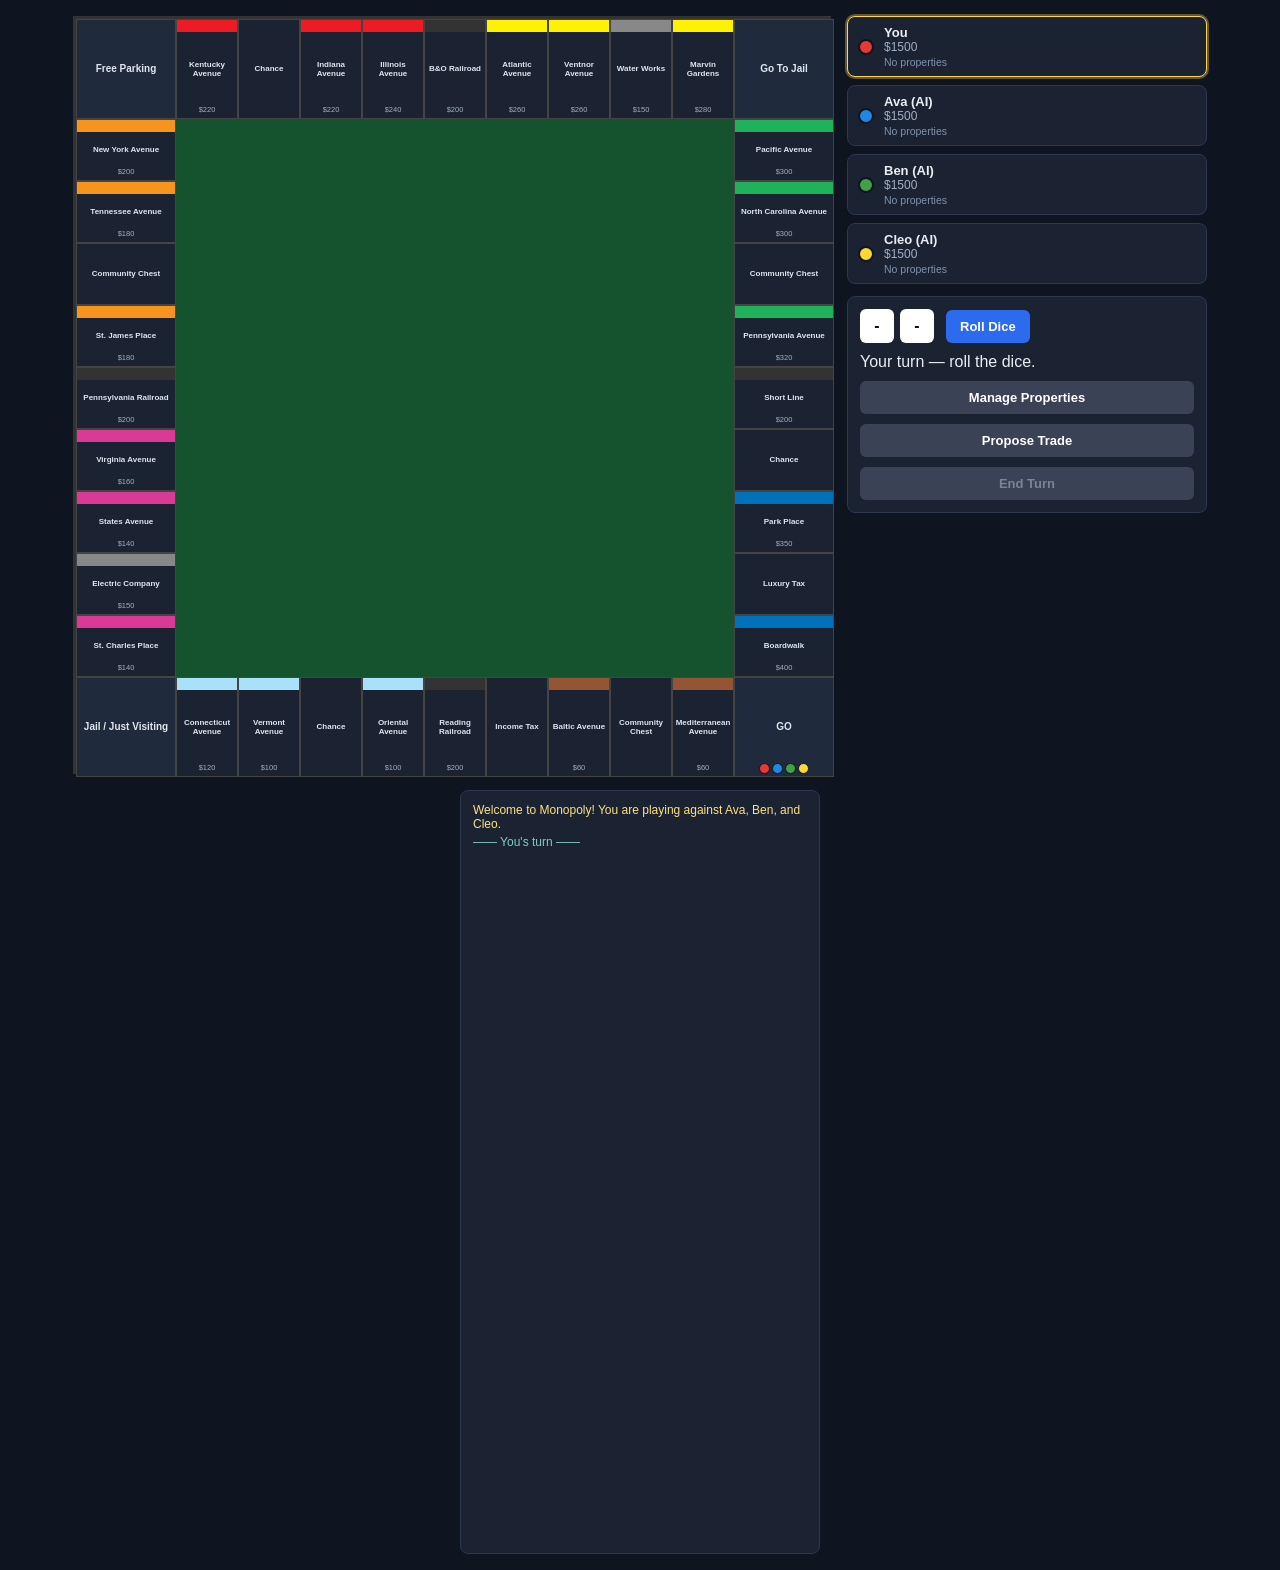
<file: index.html>
<!DOCTYPE html>
<html lang="en">
<head>
<meta charset="UTF-8" />
<meta name="viewport" content="width=device-width, initial-scale=1.0" />
<title>Monopoly — vs AI</title>
<link rel="stylesheet" href="style.css" />
</head>
<body>
<div id="app">
  <div id="board-wrap">
    <div id="board"></div>
  </div>

  <div id="sidebar">
    <div id="players"></div>

    <div id="controls">
      <div id="dice-area">
        <div id="dice">
          <div class="die" id="die1">-</div>
          <div class="die" id="die2">-</div>
        </div>
        <button id="roll-btn">Roll Dice</button>
      </div>
      <div id="action-area"></div>
      <button id="manage-btn" class="secondary" disabled>Manage Properties</button>
      <button id="trade-btn" class="secondary" disabled>Propose Trade</button>
      <button id="end-turn-btn" disabled>End Turn</button>
    </div>
  </div>

  <div id="log"></div>
</div>

<div id="modal-backdrop" class="hidden">
  <div id="modal">
    <div id="modal-title"></div>
    <div id="modal-body"></div>
    <div id="modal-actions"></div>
  </div>
</div>

<script src="data.js?cachebust1"></script>
<script src="app.js?cachebust1"></script>
</body>
</html>
</file>
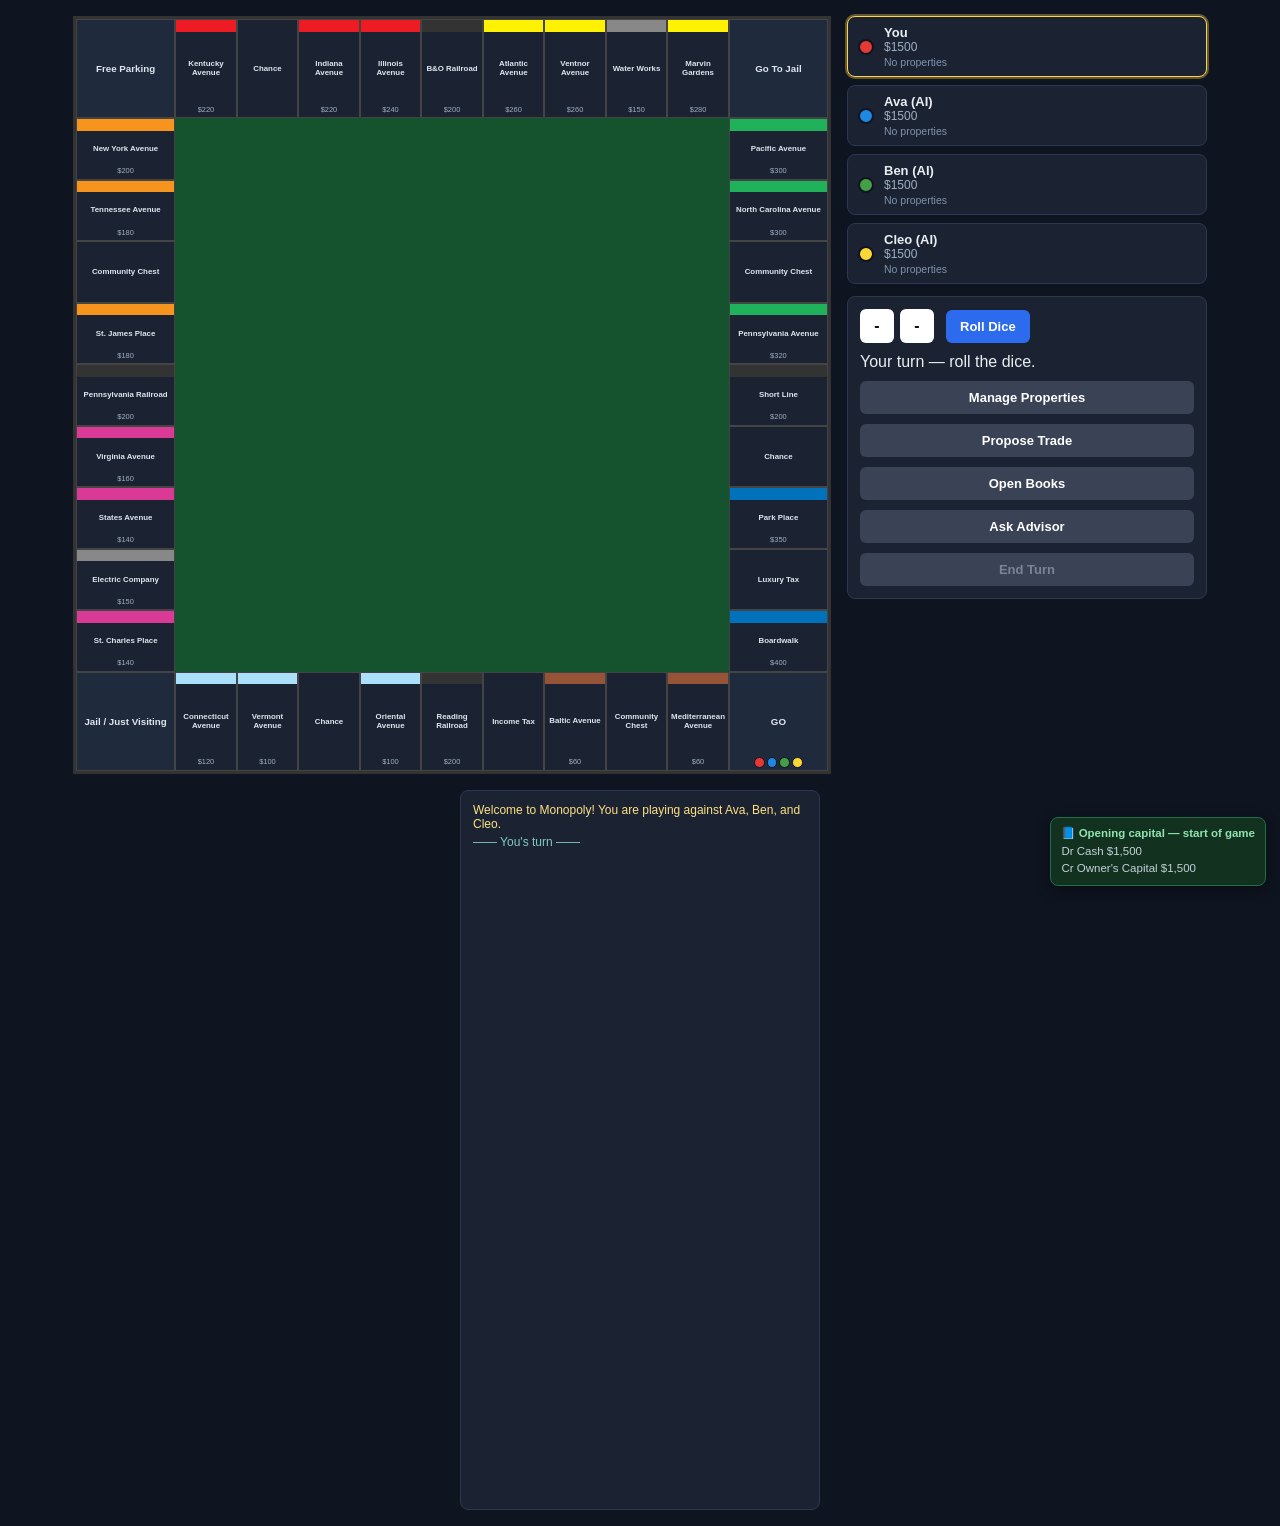
<file: monopoly.html>
<!DOCTYPE html>
<html lang="en">
<head>
<meta charset="UTF-8" />
<meta name="viewport" content="width=device-width, initial-scale=1.0" />
<title>Monopoly — vs AI</title>
<style>
* { box-sizing: border-box; }
html, body {
  margin: 0; padding: 0;
  background: #0e1420;
  color: #eaeef2;
  font-family: -apple-system, BlinkMacSystemFont, "Segoe UI", Roboto, sans-serif;
}

#app {
  display: flex;
  gap: 16px;
  padding: 16px;
  align-items: flex-start;
  justify-content: center;
  flex-wrap: wrap;
}

/* ---------- Board ---------- */
#board-wrap { flex: 0 0 auto; }

#board {
  display: grid;
  grid-template-columns: 1.613fr repeat(9, 1fr) 1.613fr;
  grid-template-rows: 1.613fr repeat(9, 1fr) 1.613fr;
  width: min(758px, 92vw);
  aspect-ratio: 1 / 1;
  background: #14532d;
  border: 3px solid #333;
  position: relative;
  container-type: inline-size;
}

.cell {
  border: 1px solid #444;
  background: #1b2333;
  overflow: hidden;
  position: relative;
  display: flex;
  flex-direction: column;
  font-size: clamp(5px, 1.05cqw, 8px);
  line-height: 1.15;
}

.cell.corner {
  font-size: clamp(6px, 1.3cqw, 10px);
  align-items: center;
  justify-content: center;
  text-align: center;
  font-weight: 700;
  background: #202a3d;
}

.cell .colorbar {
  height: clamp(7px, 1.55cqw, 12px);
  width: 100%;
  flex: 0 0 auto;
}

.cell .name {
  padding: 2px 3px;
  font-weight: 600;
  flex: 1;
  display: flex;
  align-items: center;
  text-align: center;
  justify-content: center;
  color: #dfe6ee;
}

.cell .price {
  padding: 1px 3px 3px;
  text-align: center;
  color: #9fb0c3;
  font-size: clamp(5px, 0.99cqw, 7.5px);
}

.cell .owner-strip {
  position: absolute;
  bottom: 0; left: 0; right: 0;
  height: 4px;
}

.cell .houses {
  position: absolute;
  top: clamp(8px, 1.7cqw, 13px);
  left: 0; right: 0;
  display: flex;
  justify-content: center;
  gap: 1px;
}
.cell .houses .h { width: clamp(4px, 0.8cqw, 6px); height: clamp(4px, 0.8cqw, 6px); background: #2ecc71; border-radius: 1px; }
.cell .houses .hotel { width: clamp(7px, 1.3cqw, 10px); height: clamp(5px, 1.05cqw, 8px); background: #e74c3c; border-radius: 1px; }

.tokens {
  position: absolute;
  bottom: 2px;
  left: 2px;
  right: 2px;
  display: flex;
  flex-wrap: wrap;
  gap: 2px;
  justify-content: center;
}
.token {
  width: clamp(7px, 1.45cqw, 11px); height: clamp(7px, 1.45cqw, 11px);
  border-radius: 50%;
  border: 1.5px solid #0e1420;
  flex: 0 0 auto;
}

.cell.mortgaged { opacity: 0.55; }
.cell.mortgaged .name::after { content: " (M)"; color: #e74c3c; }

/* ---------- Sidebar ---------- */
#sidebar {
  flex: 0 0 auto;
  width: min(360px, 92vw);
  display: flex;
  flex-direction: column;
  gap: 12px;
}

#players {
  display: flex;
  flex-direction: column;
  gap: 8px;
}

.player-card {
  background: #1b2333;
  border: 1px solid #2c3750;
  border-radius: 8px;
  padding: 8px 10px;
  display: flex;
  align-items: center;
  gap: 10px;
  transition: box-shadow 0.2s, border-color 0.2s;
}
.player-card.active {
  border-color: #ffd54f;
  box-shadow: 0 0 0 2px rgba(255,213,79,0.35);
}
.player-card.bankrupt { opacity: 0.4; }

.player-dot {
  width: 16px; height: 16px; border-radius: 50%;
  flex: 0 0 auto;
  border: 2px solid #0e1420;
}

.player-info { flex: 1; }
.player-name { font-weight: 700; font-size: 13px; }
.player-cash { font-size: 12px; color: #9fb0c3; }
.player-jail { font-size: 11px; color: #ff8a65; }
.player-props { font-size: 10.5px; color: #7f93ac; margin-top: 2px; }

#controls {
  background: #1b2333;
  border: 1px solid #2c3750;
  border-radius: 8px;
  padding: 12px;
  display: flex;
  flex-direction: column;
  gap: 10px;
}

#dice-area {
  display: flex;
  align-items: center;
  gap: 12px;
}

#dice { display: flex; gap: 6px; }
.die {
  width: 34px; height: 34px;
  background: #fff;
  color: #111;
  border-radius: 6px;
  display: flex; align-items: center; justify-content: center;
  font-weight: 800;
  font-size: 16px;
}

button {
  background: #2c6bed;
  color: #fff;
  border: none;
  border-radius: 6px;
  padding: 9px 14px;
  font-size: 13px;
  font-weight: 600;
  cursor: pointer;
}
button:disabled { background: #3a4256; color: #7a8598; cursor: not-allowed; }
button.secondary { background: #3a4256; }
button.danger { background: #c0392b; }

#action-area {
  display: flex;
  flex-direction: column;
  gap: 6px;
}
#action-area .action-row { display: flex; gap: 8px; flex-wrap: wrap; }

#log {
  flex: 0 0 auto;
  width: min(360px, 92vw);
  height: min(764px, 80vh);
  background: #1b2333;
  border: 1px solid #2c3750;
  border-radius: 8px;
  padding: 12px;
  overflow-y: auto;
  font-size: 12px;
  display: flex;
  flex-direction: column;
  gap: 4px;
}
#log .entry { color: #b7c2d0; }
#log .entry.you { color: #ffe082; }
#log .entry.event { color: #80cbc4; }

/* ---------- Modal ---------- */
#modal-backdrop {
  position: fixed; inset: 0;
  background: rgba(0,0,0,0.6);
  display: flex; align-items: center; justify-content: center;
  z-index: 50;
}
#modal-backdrop.hidden { display: none; }
#modal {
  background: #1b2333;
  border: 1px solid #2c3750;
  border-radius: 10px;
  padding: 18px 20px;
  width: 420px;
  max-width: 90vw;
  max-height: 85vh;
  display: flex;
  flex-direction: column;
}
#modal-title { font-weight: 800; font-size: 15px; margin-bottom: 8px; }
#modal-body { font-size: 13px; color: #c6d0dc; margin-bottom: 14px; line-height: 1.5; overflow-y: auto; }
#modal-actions { display: flex; gap: 8px; justify-content: flex-end; flex-wrap: wrap; }

/* ---------- Responsive: phones / narrow windows ---------- */
@media (max-width: 780px) {
  #app { padding: 8px; gap: 10px; }
  #board { width: min(758px, 96vw); }
  #sidebar, #log { width: min(560px, 96vw); }
  #log { height: 42vh; }
}


/* ===== Books panel (double-entry accounting) ===== */
#modal.books-mode { width: min(680px, 94vw); }
.books-tabs { display: flex; gap: 6px; margin-bottom: 10px; }
.books-tabs button { background: #3a4256; }
.books-tabs button.active { background: #2c6bed; }
.books-table { width: 100%; border-collapse: collapse; font-size: 12px; margin-bottom: 6px; }
.books-table td, .books-table th { padding: 3px 6px; border-bottom: 1px solid #2c3750; text-align: left; }
.books-table td.num, .books-table th.num { text-align: right; font-variant-numeric: tabular-nums; }
.books-je { margin-bottom: 8px; }
.books-je .je-head { color: #9fb0c3; font-size: 11px; margin-bottom: 2px; }
.books-je .je-line { display: flex; justify-content: space-between; }
.books-je .je-line .cr { padding-left: 20px; color: #80cbc4; }
.books-je .je-line .dr { color: #ffe082; }
.books-section-title { font-weight: 700; margin: 10px 0 4px; color: #dfe6ee; }
#books-toasts { position: fixed; right: 14px; bottom: 14px; display: flex; flex-direction: column; gap: 8px; z-index: 60; max-width: 300px; }
.books-toast { background: #12321f; border: 1px solid #1f6f47; border-radius: 8px; padding: 8px 10px; font-size: 11.5px; box-shadow: 0 4px 14px rgba(0,0,0,0.4); transition: opacity .5s; }
.books-toast .bt-desc { font-weight: 700; margin-bottom: 3px; color: #8fe3b0; }
.books-toast .bt-lines { color: #c6d0dc; line-height: 1.5; }
.books-toast.fade { opacity: 0; }

/* ===== T-accounts (Ledger tab) ===== */
.tacct { margin: 0 0 14px; border: 1px solid #2c3750; border-radius: 8px; overflow: hidden; background: #0e1420; }
.tacct-name { text-align: center; font-weight: 700; padding: 6px 8px; background: #1b2436; border-bottom: 2px solid #3a4256; }
.tacct-meta { font-weight: 400; color: #9fb0c3; font-size: 11px; margin-left: 8px; }
.tacct-grid { display: grid; grid-template-columns: 1fr 1fr; }
.tacct-side { padding: 6px 10px 8px; min-width: 0; }
.tacct-side.right { border-left: 2px solid #3a4256; }
.tacct-h { text-align: center; font-size: 11px; letter-spacing: .04em; color: #9fb0c3; margin-bottom: 5px; }
.tacct-row { display: flex; justify-content: space-between; gap: 10px; font-size: 12px; padding: 1px 0; }
.tacct-row .lbl { flex: 1; min-width: 0; overflow: hidden; text-overflow: ellipsis; white-space: nowrap; color: #cdd6e0; }
.tacct-row .amt { font-variant-numeric: tabular-nums; color: #eaeef2; }
.tacct-row.empty { color: #5c6c7e; justify-content: center; }
.tacct-total { display: flex; justify-content: space-between; gap: 10px; margin-top: 5px; padding-top: 3px; border-top: 1px solid #2c3750; font-weight: 700; font-size: 12px; }
.tacct-total .amt { font-variant-numeric: tabular-nums; }
.tacct-bal { padding: 5px 12px; background: #12321f; color: #8fe3b0; font-weight: 700; font-size: 12.5px; border-top: 1px solid #1f6f47; }
.tacct-bal.debit { text-align: left; }
.tacct-bal.credit { text-align: right; }

/* ===== Game Advisor panel ===== */
#modal.advisor-mode { width: min(560px, 94vw); }
.adv-intro { font-size: 12.5px; color: #b9c4d0; line-height: 1.5; margin-bottom: 10px; }
.adv-label { display: block; font-size: 11px; color: #9fb0c3; margin: 8px 0 3px; }
#adv-key, #adv-q, #adv-model { width: 100%; box-sizing: border-box; background: #0e1420; color: #eaeef2; border: 1px solid #2c3750; border-radius: 6px; padding: 7px 9px; font-size: 13px; }
#adv-model { cursor: pointer; }
.adv-toprow { display: flex; gap: 8px; align-items: center; margin-bottom: 8px; }
.adv-toprow #adv-model { flex: 1; }
.adv-link { background: none; border: none; color: #7fa8e8; cursor: pointer; font-size: 11.5px; padding: 2px 4px; }
.adv-btnrow { margin: 10px 0; }
.adv-primary { width: 100%; background: #2c6bed; color: #fff; border: none; border-radius: 7px; padding: 10px; font-size: 14px; font-weight: 600; cursor: pointer; }
.adv-primary:disabled { opacity: .5; cursor: default; }
.adv-secondary { background: #3a4256; color: #eaeef2; border: none; border-radius: 6px; padding: 8px 12px; font-size: 13px; cursor: pointer; }
.adv-output { background: #10192b; border: 1px solid #24406e; border-radius: 8px; padding: 11px 13px; font-size: 13px; line-height: 1.55; color: #e4ebf3; white-space: pre-wrap; }
.adv-output.err { background: #2a1416; border-color: #6f1f24; color: #f2b8bd; }
.adv-thinking { color: #9fb0c3; font-style: italic; padding: 10px 2px; }
.adv-hint { color: #7f93ac; font-size: 12.5px; padding: 6px 2px; }
.adv-ask { display: flex; gap: 8px; margin-top: 12px; }
.adv-ask #adv-q { flex: 1; }

</style>
</head>
<body>
<div id="app">
  <div id="board-wrap">
    <div id="board"></div>
  </div>

  <div id="sidebar">
    <div id="players"></div>

    <div id="controls">
      <div id="dice-area">
        <div id="dice">
          <div class="die" id="die1">-</div>
          <div class="die" id="die2">-</div>
        </div>
        <button id="roll-btn">Roll Dice</button>
      </div>
      <div id="action-area"></div>
      <button id="manage-btn" class="secondary" disabled>Manage Properties</button>
      <button id="trade-btn" class="secondary" disabled>Propose Trade</button>
      <button id="books-btn" class="secondary" disabled>Open Books</button>
      <button id="advisor-btn" class="secondary" disabled>Ask Advisor</button>
      <button id="end-turn-btn" disabled>End Turn</button>
    </div>
  </div>

  <div id="log"></div>
</div>

<div id="modal-backdrop" class="hidden">
  <div id="modal">
    <div id="modal-title"></div>
    <div id="modal-body"></div>
    <div id="modal-actions"></div>
  </div>
</div>

<script>
// Standard Monopoly (US edition) board data, simplified ruleset (no trading).

const COLORS = {
  brown: '#955436',
  lightblue: '#aae0fa',
  pink: '#d93a96',
  orange: '#f7941d',
  red: '#ed1b24',
  yellow: '#fef200',
  green: '#1fb25a',
  darkblue: '#0072bb',
  railroad: '#333333',
  utility: '#888888',
};

// Lighter variants of COLORS for legible text on the dark sidebar background.
const LEGEND_COLORS = {
  brown: '#c9895f',
  lightblue: '#8fd7fb',
  pink: '#f06fb9',
  orange: '#ffab40',
  red: '#ff6b6b',
  yellow: '#fdf065',
  green: '#4ade80',
  darkblue: '#5eb3ef',
  railroad: '#b7bfc9',
  utility: '#cfd6dd',
};

// type: go | property | railroad | utility | tax | chance | chest | jail | freeparking | gotojail
const BOARD = [
  { i: 0, type: 'go', name: 'GO' },
  { i: 1, type: 'property', name: 'Mediterranean Avenue', color: 'brown', price: 60, houseCost: 50, rent: [2, 10, 30, 90, 160, 250] },
  { i: 2, type: 'chest', name: 'Community Chest' },
  { i: 3, type: 'property', name: 'Baltic Avenue', color: 'brown', price: 60, houseCost: 50, rent: [4, 20, 60, 180, 320, 450] },
  { i: 4, type: 'tax', name: 'Income Tax', amount: 200, altPercent: 0.10 },
  { i: 5, type: 'railroad', name: 'Reading Railroad', price: 200 },
  { i: 6, type: 'property', name: 'Oriental Avenue', color: 'lightblue', price: 100, houseCost: 50, rent: [6, 30, 90, 270, 400, 550] },
  { i: 7, type: 'chance', name: 'Chance' },
  { i: 8, type: 'property', name: 'Vermont Avenue', color: 'lightblue', price: 100, houseCost: 50, rent: [6, 30, 90, 270, 400, 550] },
  { i: 9, type: 'property', name: 'Connecticut Avenue', color: 'lightblue', price: 120, houseCost: 50, rent: [8, 40, 100, 300, 450, 600] },
  { i: 10, type: 'jail', name: 'Jail / Just Visiting' },
  { i: 11, type: 'property', name: 'St. Charles Place', color: 'pink', price: 140, houseCost: 100, rent: [10, 50, 150, 450, 625, 750] },
  { i: 12, type: 'utility', name: 'Electric Company', price: 150 },
  { i: 13, type: 'property', name: 'States Avenue', color: 'pink', price: 140, houseCost: 100, rent: [10, 50, 150, 450, 625, 750] },
  { i: 14, type: 'property', name: 'Virginia Avenue', color: 'pink', price: 160, houseCost: 100, rent: [12, 60, 180, 500, 700, 900] },
  { i: 15, type: 'railroad', name: 'Pennsylvania Railroad', price: 200 },
  { i: 16, type: 'property', name: 'St. James Place', color: 'orange', price: 180, houseCost: 100, rent: [14, 70, 200, 550, 750, 950] },
  { i: 17, type: 'chest', name: 'Community Chest' },
  { i: 18, type: 'property', name: 'Tennessee Avenue', color: 'orange', price: 180, houseCost: 100, rent: [14, 70, 200, 550, 750, 950] },
  { i: 19, type: 'property', name: 'New York Avenue', color: 'orange', price: 200, houseCost: 100, rent: [16, 80, 220, 600, 800, 1000] },
  { i: 20, type: 'freeparking', name: 'Free Parking' },
  { i: 21, type: 'property', name: 'Kentucky Avenue', color: 'red', price: 220, houseCost: 150, rent: [18, 90, 250, 700, 875, 1050] },
  { i: 22, type: 'chance', name: 'Chance' },
  { i: 23, type: 'property', name: 'Indiana Avenue', color: 'red', price: 220, houseCost: 150, rent: [18, 90, 250, 700, 875, 1050] },
  { i: 24, type: 'property', name: 'Illinois Avenue', color: 'red', price: 240, houseCost: 150, rent: [20, 100, 300, 750, 925, 1100] },
  { i: 25, type: 'railroad', name: 'B&O Railroad', price: 200 },
  { i: 26, type: 'property', name: 'Atlantic Avenue', color: 'yellow', price: 260, houseCost: 150, rent: [22, 110, 330, 800, 975, 1150] },
  { i: 27, type: 'property', name: 'Ventnor Avenue', color: 'yellow', price: 260, houseCost: 150, rent: [22, 110, 330, 800, 975, 1150] },
  { i: 28, type: 'utility', name: 'Water Works', price: 150 },
  { i: 29, type: 'property', name: 'Marvin Gardens', color: 'yellow', price: 280, houseCost: 150, rent: [24, 120, 360, 850, 1025, 1200] },
  { i: 30, type: 'gotojail', name: 'Go To Jail' },
  { i: 31, type: 'property', name: 'Pacific Avenue', color: 'green', price: 300, houseCost: 200, rent: [26, 130, 390, 900, 1100, 1275] },
  { i: 32, type: 'property', name: 'North Carolina Avenue', color: 'green', price: 300, houseCost: 200, rent: [26, 130, 390, 900, 1100, 1275] },
  { i: 33, type: 'chest', name: 'Community Chest' },
  { i: 34, type: 'property', name: 'Pennsylvania Avenue', color: 'green', price: 320, houseCost: 200, rent: [28, 150, 450, 1000, 1200, 1400] },
  { i: 35, type: 'railroad', name: 'Short Line', price: 200 },
  { i: 36, type: 'chance', name: 'Chance' },
  { i: 37, type: 'property', name: 'Park Place', color: 'darkblue', price: 350, houseCost: 200, rent: [35, 175, 500, 1100, 1300, 1500] },
  { i: 38, type: 'tax', name: 'Luxury Tax', amount: 100 },
  { i: 39, type: 'property', name: 'Boardwalk', color: 'darkblue', price: 400, houseCost: 200, rent: [50, 200, 600, 1400, 1700, 2000] },
];

const COLOR_GROUPS = {};
BOARD.forEach((s) => {
  if (s.type === 'property') {
    (COLOR_GROUPS[s.color] = COLOR_GROUPS[s.color] || []).push(s.i);
  }
});

const RAILROAD_RENT = [25, 50, 100, 200];

// Card effects are applied by the game engine via a `kind` tag + params.
const CHANCE_CARDS = [
  { text: 'Advance to GO (Collect $200)', kind: 'advanceTo', to: 0 },
  { text: 'Advance to Illinois Avenue', kind: 'advanceTo', to: 24 },
  { text: 'Advance to St. Charles Place', kind: 'advanceTo', to: 11 },
  { text: 'Advance to the nearest Railroad', kind: 'nearestRailroad' },
  { text: 'Advance to the nearest Utility', kind: 'nearestUtility' },
  { text: 'Bank pays you dividend of $50', kind: 'collect', amount: 50 },
  { text: 'Get Out of Jail Free', kind: 'getOutOfJail' },
  { text: 'Go back 3 spaces', kind: 'move', by: -3 },
  { text: 'Go to Jail', kind: 'goToJail' },
  { text: 'Make general repairs: $25 per house, $100 per hotel', kind: 'repairs', house: 25, hotel: 100 },
  { text: 'Pay poor tax of $15', kind: 'pay', amount: 15 },
  { text: 'Take a trip to Reading Railroad', kind: 'advanceTo', to: 5 },
  { text: 'Advance to Boardwalk', kind: 'advanceTo', to: 39 },
  { text: 'You have been elected Chairman: pay each player $50', kind: 'payEach', amount: 50 },
  { text: 'Your building loan matures: collect $150', kind: 'collect', amount: 150 },
  { text: 'You have won a crossword competition: collect $100', kind: 'collect', amount: 100 },
];

const CHEST_CARDS = [
  { text: 'Advance to GO (Collect $200)', kind: 'advanceTo', to: 0 },
  { text: 'Bank error in your favor: collect $200', kind: 'collect', amount: 200 },
  { text: "Doctor's fees: pay $50", kind: 'pay', amount: 50 },
  { text: 'From sale of stock you get $50', kind: 'collect', amount: 50 },
  { text: 'Get Out of Jail Free', kind: 'getOutOfJail' },
  { text: 'Go to Jail', kind: 'goToJail' },
  { text: 'Holiday fund matures: receive $100', kind: 'collect', amount: 100 },
  { text: 'Income tax refund: collect $20', kind: 'collect', amount: 20 },
  { text: "It's your birthday: collect $10 from every player", kind: 'collectEach', amount: 10 },
  { text: 'Life insurance matures: collect $100', kind: 'collect', amount: 100 },
  { text: 'Pay hospital fees of $100', kind: 'pay', amount: 100 },
  { text: 'Pay school fees of $150', kind: 'pay', amount: 150 },
  { text: 'Receive $25 consultancy fee', kind: 'collect', amount: 25 },
  { text: 'You are assessed for street repair: $40 per house, $115 per hotel', kind: 'repairs', house: 40, hotel: 115 },
  { text: 'You have won second prize in a beauty contest: collect $10', kind: 'collect', amount: 10 },
  { text: 'You inherit $100', kind: 'collect', amount: 100 },
];

const PLAYER_COLORS = ['#e53935', '#1e88e5', '#43a047', '#fdd835'];
const PLAYER_NAMES = ['You', 'Ava (AI)', 'Ben (AI)', 'Cleo (AI)'];


</script>
<script>
'use strict';

/* ---------------------------------------------------------------------
   State
--------------------------------------------------------------------- */

const players = [
  { id: 0, name: PLAYER_NAMES[0], color: PLAYER_COLORS[0], isHuman: true,
    cash: 1500, position: 0, inJail: false, jailTurns: 0, goojCards: 0, bankrupt: false },
  { id: 1, name: PLAYER_NAMES[1], color: PLAYER_COLORS[1], isHuman: false,
    cash: 1500, position: 0, inJail: false, jailTurns: 0, goojCards: 0, bankrupt: false },
  { id: 2, name: PLAYER_NAMES[2], color: PLAYER_COLORS[2], isHuman: false,
    cash: 1500, position: 0, inJail: false, jailTurns: 0, goojCards: 0, bankrupt: false },
  { id: 3, name: PLAYER_NAMES[3], color: PLAYER_COLORS[3], isHuman: false,
    cash: 1500, position: 0, inJail: false, jailTurns: 0, goojCards: 0, bankrupt: false },
];

const AI_PROFILES = {
  1: { buyBuffer: 60, buildBuffer: 150, jailPayThreshold: 400, auctionFactor: 1.1, cashFloor: 150 },  // Ava: aggressive
  2: { buyBuffer: 150, buildBuffer: 250, jailPayThreshold: 250, auctionFactor: 0.85, cashFloor: 200 }, // Ben: moderate
  3: { buyBuffer: 250, buildBuffer: 350, jailPayThreshold: 150, auctionFactor: 0.6, cashFloor: 300 },  // Cleo: cautious
};

const TRADE_ROUND_CAP = 4;

function buildInitialProps() {
  return BOARD.map((space) => {
    if (space.type === 'property' || space.type === 'railroad' || space.type === 'utility') {
      return { owner: null, houses: 0, mortgaged: false };
    }
    return null;
  });
}

const state = {
  props: buildInitialProps(),
  currentIndex: -1,
  lastDiceSum: 0,
  gameOver: false,
  cellEls: {},
  bankHouses: 32,
  bankHotels: 12,
};

let pendingRollResolve = null;
let pendingEndTurnResolve = null;

/* ---------------------------------------------------------------------
   DOM refs
--------------------------------------------------------------------- */

const boardEl = document.getElementById('board');
const playersEl = document.getElementById('players');
const rollBtn = document.getElementById('roll-btn');
const endTurnBtn = document.getElementById('end-turn-btn');
const manageBtn = document.getElementById('manage-btn');
const tradeBtn = document.getElementById('trade-btn');
const booksBtn = document.getElementById('books-btn');
const advisorBtn = document.getElementById('advisor-btn');
const actionArea = document.getElementById('action-area');
const die1El = document.getElementById('die1');
const die2El = document.getElementById('die2');
const logEl = document.getElementById('log');
const modalBackdrop = document.getElementById('modal-backdrop');
const modalTitle = document.getElementById('modal-title');
const modalBody = document.getElementById('modal-body');
const modalActions = document.getElementById('modal-actions');

/* ---------------------------------------------------------------------
   Small utilities
--------------------------------------------------------------------- */

function sleep(ms) { return new Promise((r) => setTimeout(r, ms)); }

function ownedIndicesOf(playerId) {
  const res = [];
  for (let i = 0; i < 40; i++) {
    if (state.props[i] && state.props[i].owner === playerId) res.push(i);
  }
  return res;
}

// Rank used to cluster a player's holdings by color group (board progression),
// with railroads and utilities gathered at the end, so same-color deeds sit
// adjacent in the readouts and monopolies stand out.
const DISPLAY_GROUP_ORDER = { brown: 0, lightblue: 1, pink: 2, orange: 3, red: 4, yellow: 5, green: 6, darkblue: 7, railroad: 8, utility: 9 };
function displayGroupRank(i) {
  const s = BOARD[i];
  const key = s.type === 'property' ? s.color : s.type;
  return DISPLAY_GROUP_ORDER[key] != null ? DISPLAY_GROUP_ORDER[key] : 99;
}
function ownedIndicesGrouped(playerId) {
  return ownedIndicesOf(playerId).slice().sort((a, b) => displayGroupRank(a) - displayGroupRank(b) || a - b);
}

function log(msg, cls) {
  const wasNearBottom = logEl.scrollHeight - logEl.scrollTop - logEl.clientHeight < 40;
  const div = document.createElement('div');
  div.className = 'entry' + (cls ? ' ' + cls : '');
  div.textContent = msg;
  logEl.appendChild(div);
  while (logEl.children.length > 300) logEl.removeChild(logEl.firstChild);
  if (wasNearBottom) logEl.scrollTop = logEl.scrollHeight;
}

function setStatus(text) { actionArea.textContent = text || ''; }

function mkBtn(label, onclick, disabled, cls) {
  const btn = document.createElement('button');
  btn.textContent = label;
  if (cls) btn.className = cls;
  if (disabled) btn.disabled = true;
  btn.onclick = onclick;
  return btn;
}

/* ---------------------------------------------------------------------
   Modal helpers
--------------------------------------------------------------------- */

function showModal() { modalBackdrop.classList.remove('hidden'); }
function hideModal() { modalBackdrop.classList.add('hidden'); }

function askModal(title, bodyHtml, buttons) {
  return new Promise((resolve) => {
    modalTitle.textContent = title;
    modalBody.innerHTML = bodyHtml;
    modalActions.innerHTML = '';
    buttons.forEach((b) => {
      const btn = mkBtn(b.label, () => { hideModal(); resolve(b.value); }, b.disabled, b.cls);
      modalActions.appendChild(btn);
    });
    showModal();
  });
}

function propertyRowLabel(i) {
  const space = BOARD[i];
  const st = state.props[i];
  let extra = '';
  if (st.mortgaged) extra += ' (mortgaged)';
  if (space.type === 'property' && st.houses > 0) extra += st.houses === 5 ? ' [Hotel]' : ` [${st.houses}h]`;
  return `${space.name}${extra}`;
}

function showRaiseCashModal(player, targetAmount) {
  return new Promise((resolve) => {
    function refresh() {
      modalTitle.textContent = 'Raise Cash';
      modalBody.innerHTML = '';
      const info = document.createElement('div');
      info.innerHTML = `You owe <b>$${targetAmount}</b>. Cash on hand: <b>$${player.cash}</b>.`;
      info.style.marginBottom = '8px';
      modalBody.appendChild(info);

      const owned = ownedIndicesOf(player.id);
      const list = document.createElement('div');
      list.style.display = 'flex';
      list.style.flexDirection = 'column';
      list.style.gap = '6px';

      if (owned.length === 0) {
        const none = document.createElement('div');
        none.textContent = 'No properties left to liquidate.';
        none.style.color = '#7f93ac';
        list.appendChild(none);
      }

      owned.forEach((i) => {
        const space = BOARD[i];
        const st = state.props[i];
        const row = document.createElement('div');
        row.style.cssText = 'display:flex;justify-content:space-between;align-items:center;gap:6px;font-size:12px;';
        const label = document.createElement('span');
        label.textContent = propertyRowLabel(i);
        row.appendChild(label);
        const grp = document.createElement('span');
        grp.style.cssText = 'display:flex;gap:4px;';
        if (space.type === 'property' && st.houses > 0) {
          if (canSellHouseOn(i, player.id)) {
            grp.appendChild(mkBtn(`Sell house (+$${space.houseCost / 2})`, () => {
              sellHouseOn(i, player); refresh();
            }));
          } else {
            const note = document.createElement('span');
            note.textContent = 'Sell evenly first';
            note.style.cssText = 'color:#7f93ac;font-size:11px;';
            grp.appendChild(note);
          }
        } else if (!st.mortgaged) {
          grp.appendChild(mkBtn(`Mortgage (+$${space.price / 2})`, () => {
            doMortgage(player, i); refresh();
          }));
        } else {
          const cost = Math.round(space.price * 0.55);
          grp.appendChild(mkBtn(`Unmortgage (-$${cost})`, () => {
            if (doUnmortgage(player, i)) refresh();
          }, player.cash < cost));
        }
        row.appendChild(grp);
        list.appendChild(row);
      });
      modalBody.appendChild(list);

      modalActions.innerHTML = '';
      modalActions.appendChild(mkBtn('Done', () => { hideModal(); resolve(); }));
      modalActions.appendChild(mkBtn('Declare Bankruptcy', () => { hideModal(); resolve(); }, false, 'danger'));
      renderPlayers();
    }
    showModal();
    refresh();
  });
}

function showManagePropertiesModal(player) {
  return new Promise((resolve) => {
    function refresh() {
      modalTitle.textContent = 'Manage Properties';
      modalBody.innerHTML = '';
      const cashInfo = document.createElement('div');
      cashInfo.innerHTML = `Cash: <b>$${player.cash}</b> &middot; Bank supply: <b>${state.bankHouses}</b> houses, <b>${state.bankHotels}</b> hotels`;
      cashInfo.style.marginBottom = '8px';
      modalBody.appendChild(cashInfo);

      const owned = ownedIndicesOf(player.id);
      if (owned.length === 0) {
        const none = document.createElement('div');
        none.textContent = 'You own no properties yet.';
        none.style.color = '#7f93ac';
        modalBody.appendChild(none);
      }
      const list = document.createElement('div');
      list.style.display = 'flex';
      list.style.flexDirection = 'column';
      list.style.gap = '6px';

      owned.forEach((i) => {
        const space = BOARD[i];
        const st = state.props[i];
        const row = document.createElement('div');
        row.style.cssText = 'display:flex;justify-content:space-between;align-items:center;gap:6px;font-size:12px;';
        const label = document.createElement('span');
        label.textContent = propertyRowLabel(i);
        row.appendChild(label);
        const grp = document.createElement('span');
        grp.style.cssText = 'display:flex;gap:4px;flex-wrap:wrap;justify-content:flex-end;';

        if (space.type === 'property') {
          if (canBuildHouseOn(i, player.id)) {
            grp.appendChild(mkBtn(`Build (-$${space.houseCost})`, () => {
              buildHouseOn(i, player); refresh();
            }, player.cash < space.houseCost));
          }
          if (st.houses > 0) {
            if (canSellHouseOn(i, player.id)) {
              grp.appendChild(mkBtn(`Sell house (+$${space.houseCost / 2})`, () => {
                sellHouseOn(i, player); refresh();
              }));
            } else {
              const note = document.createElement('span');
              note.textContent = 'Sell evenly first';
              note.style.cssText = 'color:#7f93ac;font-size:11px;';
              grp.appendChild(note);
            }
          }
        }
        if (!st.mortgaged && st.houses === 0) {
          grp.appendChild(mkBtn(`Mortgage (+$${space.price / 2})`, () => {
            doMortgage(player, i); refresh();
          }));
        } else if (st.mortgaged) {
          const cost = Math.round(space.price * 0.55);
          grp.appendChild(mkBtn(`Unmortgage (-$${cost})`, () => {
            if (doUnmortgage(player, i)) refresh();
          }, player.cash < cost));
        }
        row.appendChild(grp);
        list.appendChild(row);
      });
      modalBody.appendChild(list);

      modalActions.innerHTML = '';
      modalActions.appendChild(mkBtn('Close', () => { hideModal(); renderAll(); resolve(); }));
      renderPlayers();
      renderBoardOwnership();
    }
    showModal();
    refresh();
  });
}

/* ---------------------------------------------------------------------
   Trade UI
--------------------------------------------------------------------- */

function tradeablePropertiesOf(playerId) {
  return ownedIndicesOf(playerId).filter((i) => BOARD[i].type !== 'property' || state.props[i].houses === 0);
}

function buildTradeSideColumn(title, player, sel, onChange) {
  const col = document.createElement('div');
  col.style.marginBottom = '12px';

  const h = document.createElement('div');
  h.textContent = `${title} (cash: $${player.cash}, GOOJ cards: ${player.goojCards})`;
  h.style.cssText = 'font-weight:700;font-size:12px;margin-bottom:6px;';
  col.appendChild(h);

  const tradeable = tradeablePropertiesOf(player.id);
  if (tradeable.length === 0) {
    const none = document.createElement('div');
    none.textContent = 'No tradeable properties.';
    none.style.cssText = 'color:#7f93ac;font-size:11px;margin-bottom:4px;';
    col.appendChild(none);
  }
  tradeable.forEach((i) => {
    const space = BOARD[i];
    const row = document.createElement('label');
    row.style.cssText = 'display:flex;align-items:center;gap:6px;font-size:12px;padding:2px 0;';
    const cb = document.createElement('input');
    cb.type = 'checkbox';
    cb.checked = sel.props.has(i);
    cb.onchange = () => { if (cb.checked) sel.props.add(i); else sel.props.delete(i); onChange(); };
    row.appendChild(cb);
    const span = document.createElement('span');
    span.textContent = propertyRowLabel(i);
    const colorKey = space.type === 'property' ? space.color : space.type;
    span.style.color = LEGEND_COLORS[colorKey] || '#c6d0dc';
    row.appendChild(span);
    col.appendChild(row);
  });

  const cashRow = document.createElement('div');
  cashRow.style.cssText = 'display:flex;align-items:center;gap:6px;margin-top:6px;font-size:12px;';
  const cashLabel = document.createElement('span');
  cashLabel.textContent = 'Cash: $';
  const cashInput = document.createElement('input');
  cashInput.type = 'number';
  cashInput.min = 0;
  cashInput.max = player.cash;
  cashInput.value = sel.cash;
  cashInput.style.cssText = 'width:70px;background:#0e1420;color:#eaeef2;border:1px solid #2c3750;border-radius:4px;padding:2px 4px;';
  cashInput.oninput = () => { sel.cash = Math.max(0, Math.min(player.cash, Number(cashInput.value) || 0)); onChange(); };
  cashRow.appendChild(cashLabel);
  cashRow.appendChild(cashInput);
  col.appendChild(cashRow);

  if (player.goojCards > 0) {
    const cardRow = document.createElement('label');
    cardRow.style.cssText = 'display:flex;align-items:center;gap:6px;font-size:12px;margin-top:4px;';
    const cardCb = document.createElement('input');
    cardCb.type = 'checkbox';
    cardCb.checked = sel.cards > 0;
    cardCb.onchange = () => { sel.cards = cardCb.checked ? 1 : 0; onChange(); };
    cardRow.appendChild(cardCb);
    const cardLabel = document.createElement('span');
    cardLabel.textContent = 'Get Out of Jail Free card';
    cardRow.appendChild(cardLabel);
    col.appendChild(cardRow);
  }

  return col;
}

function openTradeBuilder(proposer, counterpart, prefill) {
  return new Promise((resolve) => {
    const pg = (prefill && prefill.give) || {};
    const pt = (prefill && prefill.take) || {};
    const giveSel = { props: new Set(pg.props || []), cash: Math.min(proposer.cash, pg.cash || 0), cards: pg.cards || 0 };
    const takeSel = { props: new Set(pt.props || []), cash: Math.min(counterpart.cash, pt.cash || 0), cards: pt.cards || 0 };
    let sendBtn;
    function updateSendState() {
      const hasContent = giveSel.props.size || giveSel.cash || giveSel.cards
        || takeSel.props.size || takeSel.cash || takeSel.cards;
      sendBtn.disabled = !hasContent;
    }
    modalTitle.textContent = `Propose Trade: ${proposer.name} ⇄ ${counterpart.name}`;
    modalBody.innerHTML = '';
    modalBody.appendChild(buildTradeSideColumn(`${proposer.name} gives`, proposer, giveSel, updateSendState));
    modalBody.appendChild(buildTradeSideColumn(`${counterpart.name} gives`, counterpart, takeSel, updateSendState));
    modalActions.innerHTML = '';
    sendBtn = mkBtn('Send Offer', () => {
      hideModal();
      resolve({
        fromId: proposer.id,
        toId: counterpart.id,
        give: { props: [...giveSel.props], cash: giveSel.cash, cards: giveSel.cards },
        take: { props: [...takeSel.props], cash: takeSel.cash, cards: takeSel.cards },
      });
    }, true);
    modalActions.appendChild(sendBtn);
    modalActions.appendChild(mkBtn('Cancel', () => { hideModal(); resolve(null); }, false, 'secondary'));
    showModal();
  });
}

function describeTradeSide(side) {
  const parts = [];
  side.props.forEach((i) => parts.push(BOARD[i].name));
  if (side.cash) parts.push(`$${side.cash}`);
  if (side.cards) parts.push(`${side.cards} GOOJ card${side.cards > 1 ? 's' : ''}`);
  return parts.length ? parts.join(', ') : 'nothing';
}

function renderTradeThread(thread) {
  modalBody.innerHTML = '';
  thread.forEach((entry) => {
    const isYou = entry.by === 0;
    const bubble = document.createElement('div');
    bubble.style.cssText = `margin-bottom:8px;padding:8px 10px;border-radius:8px;font-size:12px;
      max-width:90%;background:${isYou ? 'rgba(44,107,237,0.25)' : 'rgba(58,66,86,0.6)'};
      margin-left:${isYou ? 'auto' : '0'};`;
    const name = document.createElement('div');
    name.style.cssText = 'font-weight:700;margin-bottom:3px;';
    name.textContent = players[entry.by].name;
    bubble.appendChild(name);
    const body = document.createElement('div');
    if (entry.offer) {
      body.innerHTML = `Offers: <b>${describeTradeSide(entry.offer.give)}</b><br>Wants: <b>${describeTradeSide(entry.offer.take)}</b>`;
    } else if (entry.type === 'accept') {
      body.textContent = 'Deal accepted!';
    } else if (entry.type === 'reject') {
      body.textContent = 'Rejected the offer.';
    } else if (entry.type === 'stalled') {
      body.textContent = 'Negotiations stalled (round limit reached).';
    }
    bubble.appendChild(body);
    modalBody.appendChild(bubble);
  });
  modalBody.scrollTop = modalBody.scrollHeight;
}

async function askHumanTradeDecision(thread, offer, round) {
  while (true) {
    const choice = await new Promise((resolve) => {
      modalTitle.textContent = 'Trade Proposal';
      renderTradeThread(thread);
      modalActions.innerHTML = '';
      modalActions.appendChild(mkBtn('Accept', () => resolve('accept')));
      modalActions.appendChild(mkBtn('Reject', () => resolve('reject'), false, 'danger'));
      modalActions.appendChild(mkBtn('Counter', () => resolve('counter'), round >= TRADE_ROUND_CAP, 'secondary'));
      showModal();
    });
    if (choice === 'counter') {
      const counter = await openTradeBuilder(players[offer.toId], players[offer.fromId], {
        give: { props: [...offer.take.props], cash: offer.take.cash, cards: offer.take.cards },
        take: { props: [...offer.give.props], cash: offer.give.cash, cards: offer.give.cards },
      });
      if (counter) return counter;
      continue;
    }
    return choice;
  }
}

/* ---------------------------------------------------------------------
   Rendering
--------------------------------------------------------------------- */

function cellPosition(i) {
  if (i === 0) return { row: 11, col: 11 };
  if (i >= 1 && i <= 9) return { row: 11, col: 11 - i };
  if (i === 10) return { row: 11, col: 1 };
  if (i >= 11 && i <= 19) return { row: 21 - i, col: 1 };
  if (i === 20) return { row: 1, col: 1 };
  if (i >= 21 && i <= 29) return { row: 1, col: i - 19 };
  if (i === 30) return { row: 1, col: 11 };
  return { row: i - 29, col: 11 }; // 31..39
}

function buildBoard() {
  BOARD.forEach((space) => {
    const { row, col } = cellPosition(space.i);
    const cell = document.createElement('div');
    cell.className = 'cell' + ([0, 10, 20, 30].includes(space.i) ? ' corner' : '');
    cell.style.gridRow = row;
    cell.style.gridColumn = col;

    if (space.type === 'property') {
      const bar = document.createElement('div');
      bar.className = 'colorbar';
      bar.style.background = COLORS[space.color];
      cell.appendChild(bar);
    } else if (space.type === 'railroad' || space.type === 'utility') {
      const bar = document.createElement('div');
      bar.className = 'colorbar';
      bar.style.background = COLORS[space.type];
      cell.appendChild(bar);
    }

    const nameEl = document.createElement('div');
    nameEl.className = 'name';
    nameEl.textContent = space.name;
    cell.appendChild(nameEl);

    if (space.price) {
      const priceEl = document.createElement('div');
      priceEl.className = 'price';
      priceEl.textContent = '$' + space.price;
      cell.appendChild(priceEl);
    }

    let housesEl = null;
    if (space.type === 'property') {
      housesEl = document.createElement('div');
      housesEl.className = 'houses';
      cell.appendChild(housesEl);
    }

    const ownerStrip = document.createElement('div');
    ownerStrip.className = 'owner-strip';
    cell.appendChild(ownerStrip);

    const tokens = document.createElement('div');
    tokens.className = 'tokens';
    cell.appendChild(tokens);

    boardEl.appendChild(cell);
    state.cellEls[space.i] = { cell, ownerStrip, tokens, houses: housesEl };
  });
}

function renderBoardOwnership() {
  for (let i = 0; i < 40; i++) {
    const st = state.props[i];
    if (!st) continue;
    const els = state.cellEls[i];
    els.ownerStrip.style.background = st.owner !== null ? PLAYER_COLORS[st.owner] : 'transparent';
    els.cell.classList.toggle('mortgaged', st.mortgaged);
    if (els.houses) {
      els.houses.innerHTML = '';
      if (st.houses === 5) {
        const h = document.createElement('div');
        h.className = 'hotel';
        els.houses.appendChild(h);
      } else {
        for (let n = 0; n < st.houses; n++) {
          const h = document.createElement('div');
          h.className = 'h';
          els.houses.appendChild(h);
        }
      }
    }
  }
}

function renderTokens() {
  for (let i = 0; i < 40; i++) state.cellEls[i].tokens.innerHTML = '';
  players.forEach((p) => {
    if (p.bankrupt) return;
    const tok = document.createElement('div');
    tok.className = 'token';
    tok.style.background = p.color;
    tok.title = p.name;
    state.cellEls[p.position].tokens.appendChild(tok);
  });
}

function renderPlayers() {
  playersEl.innerHTML = '';
  players.forEach((p) => {
    const card = document.createElement('div');
    card.className = 'player-card' + (p.id === state.currentIndex ? ' active' : '') + (p.bankrupt ? ' bankrupt' : '');
    const dot = document.createElement('div');
    dot.className = 'player-dot';
    dot.style.background = p.color;
    card.appendChild(dot);

    const info = document.createElement('div');
    info.className = 'player-info';
    const nameEl = document.createElement('div');
    nameEl.className = 'player-name';
    nameEl.textContent = p.name + (p.bankrupt ? ' — bankrupt' : '');
    info.appendChild(nameEl);
    const cashEl = document.createElement('div');
    cashEl.className = 'player-cash';
    cashEl.textContent = `$${p.cash}`;
    info.appendChild(cashEl);
    if (p.inJail && !p.bankrupt) {
      const jailEl = document.createElement('div');
      jailEl.className = 'player-jail';
      jailEl.textContent = `In Jail (attempt ${p.jailTurns + 1}/3)`;
      info.appendChild(jailEl);
    }
    if (!p.bankrupt) {
      const owned = ownedIndicesGrouped(p.id);
      const propsEl = document.createElement('div');
      propsEl.className = 'player-props';
      if (owned.length === 0) {
        propsEl.textContent = 'No properties';
      } else {
        propsEl.appendChild(document.createTextNode(`${owned.length} properties: `));
        owned.forEach((i, idx) => {
          const space = BOARD[i];
          const nameSpan = document.createElement('span');
          nameSpan.textContent = space.name;
          const colorKey = space.type === 'property' ? space.color : space.type;
          nameSpan.style.color = LEGEND_COLORS[colorKey] || '#c6d0dc';
          propsEl.appendChild(nameSpan);
          if (idx < owned.length - 1) propsEl.appendChild(document.createTextNode(', '));
        });
      }
      info.appendChild(propsEl);
    }
    card.appendChild(info);
    playersEl.appendChild(card);
  });
}

function updateButtons() {
  const human = players[0];
  const notHumansTurn = state.gameOver || human.bankrupt || state.currentIndex !== 0;
  manageBtn.disabled = notHumansTurn;
  tradeBtn.disabled = notHumansTurn || players.filter((p) => p.id !== 0 && !p.bankrupt).length === 0;
  if (typeof booksBtn !== 'undefined' && booksBtn) booksBtn.disabled = state.gameOver || human.bankrupt;
  if (typeof advisorBtn !== 'undefined' && advisorBtn) advisorBtn.disabled = notHumansTurn;
}

function renderAll() {
  renderPlayers();
  renderTokens();
  renderBoardOwnership();
  updateButtons();
}

function showDiceFaces(d1, d2) {
  die1El.textContent = d1;
  die2El.textContent = d2;
}

/* ---------------------------------------------------------------------
   Movement & space resolution
--------------------------------------------------------------------- */

function movePlayerBySteps(player, steps) {
  const passed = player.position + steps >= 40;
  player.position = (player.position + steps) % 40;
  if (passed) {
    player.cash += 200;
    if (player.id === HUMAN_ID) bkGo();
    log(`${player.name} passed GO and collected $200.`, player.isHuman ? 'you' : '');
  }
}

function moveDirect(player, dest, opts) {
  const passGo = !opts || opts.passGo !== false;
  if (passGo && dest < player.position) {
    player.cash += 200;
    if (player.id === HUMAN_ID) bkGo();
    log(`${player.name} passed GO and collected $200.`, player.isHuman ? 'you' : '');
  }
  player.position = dest;
}

function sendToJail(player) {
  player.position = 10;
  player.inJail = true;
  player.jailTurns = 0;
  log(`${player.name} was sent to Jail.`, 'event');
}

function nearestOf(list, position) {
  const sorted = [...list].sort((a, b) => a - b);
  for (const x of sorted) if (x > position) return x;
  return sorted[0];
}

function computeRent(i, diceSum, utilityMultiplierOverride) {
  const space = BOARD[i];
  const st = state.props[i];
  if (space.type === 'property') {
    if (st.houses === 0) {
      const fullGroup = COLOR_GROUPS[space.color].every((j) => state.props[j].owner === st.owner);
      return fullGroup ? space.rent[0] * 2 : space.rent[0];
    }
    return space.rent[st.houses];
  }
  if (space.type === 'railroad') {
    const railroads = [5, 15, 25, 35];
    const count = railroads.filter((j) => state.props[j].owner === st.owner).length;
    return RAILROAD_RENT[count - 1];
  }
  if (space.type === 'utility') {
    if (utilityMultiplierOverride) return diceSum * utilityMultiplierOverride;
    const utils = [12, 28];
    const count = utils.filter((j) => state.props[j].owner === st.owner).length;
    return diceSum * (count === 2 ? 10 : 4);
  }
  return 0;
}

/* ---------------------------------------------------------------------
   Building (even-build rule + bank house/hotel supply)
--------------------------------------------------------------------- */

function ownsFullUnmortgagedGroup(playerId, color) {
  return COLOR_GROUPS[color].every((j) => state.props[j].owner === playerId && !state.props[j].mortgaged);
}

function canBuildHouseOn(i, playerId) {
  const space = BOARD[i];
  if (space.type !== 'property') return false;
  const st = state.props[i];
  if (st.owner !== playerId || st.mortgaged || st.houses >= 5) return false;
  if (!ownsFullUnmortgagedGroup(playerId, space.color)) return false;
  const minInGroup = Math.min(...COLOR_GROUPS[space.color].map((j) => state.props[j].houses));
  if (st.houses > minInGroup) return false; // must build evenly across the color group
  return st.houses < 4 ? state.bankHouses >= 1 : state.bankHotels >= 1;
}

function buildHouseOn(i, player) {
  const space = BOARD[i];
  const st = state.props[i];
  if (!canBuildHouseOn(i, player.id) || player.cash < space.houseCost) return false;
  player.cash -= space.houseCost;
  if (st.houses < 4) {
    state.bankHouses -= 1;
  } else {
    state.bankHotels -= 1;
    state.bankHouses += 4; // the 4 houses on the property return to the bank's pool
  }
  st.houses += 1;
  if (player.id === HUMAN_ID) bkBuild(i, space.houseCost, st.houses === 5);
  return true;
}

function canSellHouseOn(i, playerId) {
  const space = BOARD[i];
  const st = state.props[i];
  if (space.type !== 'property' || st.owner !== playerId || st.houses <= 0) return false;
  const maxInGroup = Math.max(...COLOR_GROUPS[space.color].map((j) => state.props[j].houses));
  if (st.houses < maxInGroup) return false; // must sell evenly, from the highest first
  if (st.houses === 5 && state.bankHouses < 4) return false; // not enough houses in the bank to break down the hotel
  return true;
}

function sellHouseOn(i, player) {
  const space = BOARD[i];
  const st = state.props[i];
  if (!canSellHouseOn(i, player.id)) return false;
  if (st.houses === 5) {
    state.bankHotels += 1;
    state.bankHouses -= 4;
  } else {
    state.bankHouses += 1;
  }
  st.houses -= 1;
  player.cash += space.houseCost / 2;
  if (player.id === HUMAN_ID) bkSellBuilding(i, space.houseCost);
  return true;
}

function liquidateBuildingsOn(i) {
  const space = BOARD[i];
  const st = state.props[i];
  if (space.type !== 'property' || st.houses <= 0) return 0;
  const refund = st.houses * (space.houseCost / 2);
  if (st.houses === 5) state.bankHotels += 1;
  else state.bankHouses += st.houses;
  st.houses = 0;
  return refund;
}

function computeNetWorth(player) {
  let worth = player.cash;
  ownedIndicesOf(player.id).forEach((i) => {
    const space = BOARD[i];
    const st = state.props[i];
    worth += st.mortgaged ? space.price / 2 : space.price;
    if (space.type === 'property' && st.houses > 0) worth += st.houses * space.houseCost;
  });
  return worth;
}

async function chargePlayer(player, amount, reason, payee, category) {
  category = category || 'fees';
  if (amount <= 0) return true;
  if (player.cash < amount) {
    log(`${player.name} is short of cash and must raise funds.`, 'event');
    await raiseCash(player, amount);
  }
  if (player.cash >= amount) {
    player.cash -= amount;
    if (payee) {
      payee.cash += amount;
      log(`${player.name} paid $${amount} to ${payee.name}${reason ? ` (${reason})` : ''}.`);
    } else {
      log(`${player.name} paid $${amount}${reason ? ` (${reason})` : ''}.`);
    }
    bkCharge(player, payee, amount, reason, category);
    return true;
  }
  await goBankrupt(player, payee);
  return false;
}

function payBankToPlayer(player, amount) {
  player.cash += amount;
  if (player.id === HUMAN_ID) post('Card: collected cash', [{ acct: 'cash', dr: amount }, { acct: 'windfall', cr: amount }]);
  log(`${player.name} collected $${amount}.`, player.isHuman ? 'you' : '');
}

async function raiseCash(player, targetAmount) {
  if (player.cash >= targetAmount) return;
  if (!player.isHuman) {
    let guard = 0;
    while (player.cash < targetAmount && guard < 200) {
      guard++;
      const sellable = ownedIndicesOf(player.id).filter((i) => canSellHouseOn(i, player.id));
      if (sellable.length === 0) break;
      sellHouseOn(sellable[0], player); // always sells from a property currently at the group's max, per the even-sell rule
    }
    if (player.cash < targetAmount) {
      for (const i of ownedIndicesOf(player.id)) {
        if (player.cash >= targetAmount) break;
        const st = state.props[i];
        const space = BOARD[i];
        if (!st.mortgaged && st.houses === 0) {
          doMortgage(player, i);
        }
      }
    }
    renderAll();
  } else {
    await showRaiseCashModal(player, targetAmount);
    renderAll();
  }
}

async function goBankrupt(player, payee) {
  log(`${player.name} is BANKRUPT!`, 'event');
  const owned = ownedIndicesOf(player.id);
  const preState = owned.map((i) => ({ i, mortgaged: state.props[i].mortgaged, houses: state.props[i].houses, houseCost: BOARD[i].houseCost }));
  let buildingRefund = 0;
  for (const i of owned) {
    const st = state.props[i];
    buildingRefund += liquidateBuildingsOn(i);
    if (payee) {
      st.owner = payee.id;
    } else {
      st.owner = null;
      st.mortgaged = false;
    }
  }
  if (payee && buildingRefund > 0) {
    payee.cash += buildingRefund;
    log(`${payee.name} recovered $${buildingRefund} selling ${player.name}'s buildings back to the bank.`);
  }
  player.cash = 0;
  player.bankrupt = true;
  bkResolveBankruptcy(player, payee, preState, buildingRefund);
  renderAll();
}

async function resolvePropertySpace(player, space, opts) {
  opts = opts || {};
  const st = state.props[space.i];
  if (st.owner === null) {
    let wantsBuy;
    if (player.isHuman) {
      wantsBuy = await askModal(
        space.name,
        `Unowned. Price: $${space.price}<br>Your cash: $${player.cash}`,
        [{ label: `Buy for $${space.price}`, value: true, disabled: player.cash < space.price },
         { label: 'Pass', value: false, cls: 'secondary' }]
      );
    } else {
      await sleep(400);
      wantsBuy = aiShouldBuy(player, space);
    }
    if (wantsBuy && player.cash >= space.price) {
      player.cash -= space.price;
      st.owner = player.id;
      if (player.id === HUMAN_ID) bkBuy(space.i, space.price);
      log(`${player.name} bought ${space.name} for $${space.price}.`, player.isHuman ? 'you' : '');
      renderAll();
    } else {
      log(`${player.name} passed on ${space.name}.`);
      await runAuction(space, player.id);
    }
  } else if (st.owner === player.id) {
    log(`${player.name} owns ${space.name} already.`);
  } else if (st.mortgaged) {
    log(`${space.name} is mortgaged — no rent due.`);
  } else {
    const owner = players[st.owner];
    const rent = computeRent(space.i, state.lastDiceSum, opts.utilityMultiplierOverride) * (opts.rentMultiplier || 1);
    log(`${player.name} landed on ${space.name} (owned by ${owner.name}) — rent $${rent}.`);
    await chargePlayer(player, rent, `rent: ${space.name}`, owner, 'rent');
  }
}

/* ---------------------------------------------------------------------
   Auctions
--------------------------------------------------------------------- */

function nextBidIncrement(currentBid) {
  return Math.max(10, Math.round((currentBid * 0.08) / 10) * 10);
}

function askAuctionModal(player, space, currentBid, currentBidderId) {
  return new Promise((resolve) => {
    const leaderName = currentBidderId !== null ? players[currentBidderId].name : 'no one yet';
    const minBid = currentBid + 1;
    const suggested = Math.min(player.cash, currentBid + nextBidIncrement(currentBid));
    modalTitle.textContent = `Auction: ${space.name}`;
    modalBody.innerHTML = '';
    const info = document.createElement('div');
    info.innerHTML = `Current bid: $${currentBid} (${leaderName})<br>Your cash: $${player.cash}`;
    info.style.marginBottom = '10px';
    modalBody.appendChild(info);
    const row = document.createElement('div');
    row.style.cssText = 'display:flex;align-items:center;gap:6px;';
    const label = document.createElement('span');
    label.textContent = 'Bid: $';
    const input = document.createElement('input');
    input.type = 'number';
    input.min = minBid;
    input.max = player.cash;
    input.value = Math.max(minBid, suggested);
    input.style.cssText = 'width:90px;background:#0e1420;color:#eaeef2;border:1px solid #2c3750;border-radius:4px;padding:2px 4px;';
    row.appendChild(label);
    row.appendChild(input);
    modalBody.appendChild(row);
    modalActions.innerHTML = '';
    modalActions.appendChild(mkBtn('Place Bid', () => {
      const amount = Math.floor(Number(input.value));
      if (amount >= minBid && amount <= player.cash) { hideModal(); resolve(amount); }
    }, player.cash < minBid));
    modalActions.appendChild(mkBtn('Pass', () => { hideModal(); resolve(null); }, false, 'secondary'));
    showModal();
  });
}

function aiBidAmount(player, space, currentBid) {
  const profile = AI_PROFILES[player.id];
  const maxBid = Math.round(space.price * profile.auctionFactor);
  if (maxBid <= currentBid) return null;
  const bid = Math.min(maxBid, currentBid + nextBidIncrement(currentBid));
  if (bid <= currentBid || player.cash < bid || player.cash - bid < 50) return null;
  return bid;
}

async function runAuction(space, decliningPlayerId) {
  const allIds = players.filter((p) => !p.bankrupt).map((p) => p.id);
  if (allIds.length === 0) return;
  const startIdx = decliningPlayerId === undefined ? 0 : (Math.max(0, allIds.indexOf(decliningPlayerId)) + 1) % allIds.length;
  const orderedIds = [...allIds.slice(startIdx), ...allIds.slice(0, startIdx)];

  log(`Auction for ${space.name} begins!`, 'event');
  const activeIds = new Set(orderedIds);
  let currentBid = 0;
  let currentBidderId = null;
  let idx = 0;
  let guard = 0;

  while (activeIds.size > 1 && guard < 1000) {
    guard++;
    const pid = orderedIds[idx % orderedIds.length];
    idx++;
    if (!activeIds.has(pid) || pid === currentBidderId) continue;

    const player = players[pid];
    let bidAmount;
    if (player.isHuman) {
      bidAmount = await askAuctionModal(player, space, currentBid, currentBidderId);
    } else {
      await sleep(350);
      bidAmount = aiBidAmount(player, space, currentBid);
    }

    if (bidAmount && bidAmount > currentBid && bidAmount <= player.cash) {
      currentBid = bidAmount;
      currentBidderId = pid;
      log(`${player.name} bids $${currentBid} for ${space.name}.`, player.isHuman ? 'you' : '');
    } else {
      activeIds.delete(pid);
      log(`${player.name} drops out of the auction.`);
    }
  }

  if (currentBidderId !== null) {
    const winner = players[currentBidderId];
    winner.cash -= currentBid;
    state.props[space.i].owner = winner.id;
    if (winner.id === HUMAN_ID) bkAuctionWin(space.i, currentBid);
    log(`${winner.name} wins the auction for ${space.name} at $${currentBid}!`, winner.isHuman ? 'you' : 'event');
  } else {
    log(`No bids — ${space.name} remains unowned.`, 'event');
  }
  renderAll();
}

/* ---------------------------------------------------------------------
   Trading
--------------------------------------------------------------------- */

function propertyValue(ownerId, i) {
  const space = BOARD[i];
  const st = state.props[i];
  let value = space.price;
  if (st.mortgaged) value *= 0.5;
  if (space.type === 'property') {
    const group = COLOR_GROUPS[space.color];
    const ownedByPlayer = group.filter((j) => state.props[j].owner === ownerId).length;
    if (ownedByPlayer === group.length - 1) value *= 2.5;
    else if (ownedByPlayer > 0) value *= 1.4;
  }
  return value;
}

function offerSideValue(forPlayerId, side) {
  let v = side.cash + side.cards * 50;
  side.props.forEach((i) => { v += propertyValue(forPlayerId, i); });
  return v;
}

function offerListValue(side) {
  let v = side.cash + side.cards * 50;
  side.props.forEach((i) => { v += BOARD[i].price; });
  return v;
}
function offerSideDescription(side) {
  const parts = [];
  if (side.cash) parts.push(`$${side.cash}`);
  side.props.forEach((i) => parts.push(BOARD[i].name));
  if (side.cards) parts.push(`${side.cards} Get Out of Jail Free card${side.cards > 1 ? 's' : ''}`);
  return parts.length ? parts.join(', ') : 'nothing';
}
function humanNetInOffer(offer) {
  const humanIsFrom = offer.fromId === HUMAN_ID;
  const giveSide = humanIsFrom ? offer.give : offer.take;
  const getSide = humanIsFrom ? offer.take : offer.give;
  return {
    gives: offerListValue(giveSide), gets: offerListValue(getSide),
    givesDesc: offerSideDescription(giveSide), getsDesc: offerSideDescription(getSide),
  };
}

async function executeTrade(offer) {
  const from = players[offer.fromId];
  const to = players[offer.toId];

  bkTrade(offer);

  offer.give.props.forEach((i) => { state.props[i].owner = to.id; });
  offer.take.props.forEach((i) => { state.props[i].owner = from.id; });

  from.cash -= offer.give.cash;
  to.cash += offer.give.cash;
  to.cash -= offer.take.cash;
  from.cash += offer.take.cash;

  from.goojCards -= offer.give.cards;
  to.goojCards += offer.give.cards;
  to.goojCards -= offer.take.cards;
  from.goojCards += offer.take.cards;

  for (const i of offer.give.props) {
    if (state.props[i].mortgaged) await chargePlayer(to, Math.round(BOARD[i].price * 0.05), `mortgage interest: ${BOARD[i].name}`, null, 'interest');
  }
  for (const i of offer.take.props) {
    if (state.props[i].mortgaged) await chargePlayer(from, Math.round(BOARD[i].price * 0.05), `mortgage interest: ${BOARD[i].name}`, null, 'interest');
  }
  renderAll();
}

function aiDecideOnOffer(ai, offer, round) {
  if (offer.take.cash > ai.cash) return 'reject';
  if (offer.take.cards > ai.goojCards) return 'reject';
  if (offer.take.props.some((i) => state.props[i].owner !== ai.id)) return 'reject';

  const receiveValue = offerSideValue(ai.id, offer.give);
  // Value what we GIVE AWAY as the max of its worth to us and its "denial" worth to
  // the recipient — i.e. how much handing it over helps them. This stops the AI from
  // selling the one property an opponent needs to complete a monopoly for base price:
  // if the piece completes the proposer's group it's worth 2.5x to them, so the AI now
  // demands roughly that much (or refuses) instead of parting with it cheaply.
  let giveValue = offer.take.cash + offer.take.cards * 50;
  offer.take.props.forEach((i) => {
    giveValue += Math.max(propertyValue(ai.id, i), propertyValue(offer.fromId, i));
  });
  const netGain = receiveValue - giveValue;

  if (netGain >= 0) return 'accept';
  if (round >= TRADE_ROUND_CAP) return 'reject';

  const proposer = players[offer.fromId];
  const shortfall = Math.ceil(-netGain);
  const maxExtraCash = Math.max(0, proposer.cash - offer.give.cash);
  const extraCash = Math.min(shortfall, maxExtraCash);
  if (extraCash <= 0) return 'reject';

  return {
    fromId: ai.id,
    toId: offer.fromId,
    give: { props: [...offer.take.props], cash: offer.take.cash, cards: offer.take.cards },
    take: { props: [...offer.give.props], cash: offer.give.cash + extraCash, cards: offer.give.cards },
  };
}

async function proposeAndNegotiate(initialOffer) {
  let offer = initialOffer;
  let round = 1;
  const thread = [{ by: offer.fromId, offer }];
  const involvesHuman = players[offer.fromId].isHuman || players[offer.toId].isHuman;
  const pairKey = [offer.fromId, offer.toId].sort((a, b) => a - b).join('-');
  state.negotiationLogs = state.negotiationLogs || {};
  state.negotiationLogs[pairKey] = thread;

  log(`${players[offer.fromId].name} proposes a trade to ${players[offer.toId].name}.`, 'event');

  while (true) {
    const responder = players[offer.toId];
    let decision;
    if (responder.isHuman) {
      decision = await askHumanTradeDecision(thread, offer, round);
    } else {
      await sleep(450);
      decision = aiDecideOnOffer(responder, offer, round);
    }

    if (decision === 'accept') {
      thread.push({ by: responder.id, type: 'accept' });
      if (involvesHuman) { renderTradeThread(thread); await sleep(700); hideModal(); }
      if (involvesHuman) {
        const net = humanNetInOffer(offer);
        if (net.gives > 0 && net.gets === 0) {
          const proceed = await askModal('One-sided trade',
            `Heads up — this deal has you giving up ${net.givesDesc} and getting nothing in return. Proceed?`,
            [{ label: 'Cancel trade', value: false }, { label: 'Proceed anyway', value: true }]);
          if (!proceed) { log(`${players[HUMAN_ID].name} called off the trade.`, 'you'); return; }
        }
      }
      await executeTrade(offer);
      log(`${players[offer.fromId].name} and ${responder.name} struck a deal!`, involvesHuman ? 'you' : 'event');
      return;
    }
    if (decision === 'reject' || round >= TRADE_ROUND_CAP) {
      thread.push({ by: responder.id, type: decision === 'reject' ? 'reject' : 'stalled' });
      if (involvesHuman) { renderTradeThread(thread); await sleep(700); hideModal(); }
      log(`Trade talks between ${players[offer.fromId].name} and ${responder.name} fell through.`, 'event');
      return;
    }

    offer = decision;
    round++;
    thread.push({ by: offer.fromId, offer });
  }
}

function aiFindBuyOpportunity(ai) {
  for (const color in COLOR_GROUPS) {
    const group = COLOR_GROUPS[color];
    const ownedByAI = group.filter((j) => state.props[j].owner === ai.id);
    if (ownedByAI.length === 0 || ownedByAI.length === group.length) continue;
    const missing = group.filter((j) => state.props[j].owner !== ai.id);
    if (missing.some((j) => state.props[j].owner === null || state.props[j].houses > 0)) continue;
    const owners = new Set(missing.map((j) => state.props[j].owner));
    if (owners.size !== 1) continue;
    const ownerId = [...owners][0];
    if (ownerId === ai.id || players[ownerId].bankrupt) continue;
    return { targetId: ownerId, wantProps: missing };
  }
  return null;
}

function aiFindSellOpportunity(ai) {
  const profile = AI_PROFILES[ai.id];
  if (ai.cash >= profile.cashFloor) return null;
  const owned = tradeablePropertiesOf(ai.id).filter((i) => BOARD[i].type === 'property');
  for (const i of owned) {
    const space = BOARD[i];
    const group = COLOR_GROUPS[space.color];
    const ownedByAI = group.filter((j) => state.props[j].owner === ai.id).length;
    if (ownedByAI > 1) continue;
    const candidates = players.filter((p) => p.id !== ai.id && !p.bankrupt);
    if (candidates.length === 0) continue;
    let buyer = candidates.find((p) => group.some((j) => state.props[j].owner === p.id));
    if (!buyer) buyer = candidates[0];
    return { targetId: buyer.id, sellProp: i };
  }
  return null;
}

async function aiConsiderTrade(ai) {
  if (state.gameOver || ai.bankrupt) return;

  const buyOpp = aiFindBuyOpportunity(ai);
  if (buyOpp) {
    const profile = AI_PROFILES[ai.id];
    const value = buyOpp.wantProps.reduce((s, j) => s + propertyValue(ai.id, j), 0);
    const cashOffer = Math.min(Math.round(value * profile.auctionFactor), Math.max(0, ai.cash - 100));
    if (cashOffer > 0) {
      await proposeAndNegotiate({
        fromId: ai.id,
        toId: buyOpp.targetId,
        give: { props: [], cash: cashOffer, cards: 0 },
        take: { props: buyOpp.wantProps, cash: 0, cards: 0 },
      });
      return;
    }
  }

  const sellOpp = aiFindSellOpportunity(ai);
  if (sellOpp) {
    const price = Math.round(BOARD[sellOpp.sellProp].price * 0.9);
    await proposeAndNegotiate({
      fromId: ai.id,
      toId: sellOpp.targetId,
      give: { props: [sellOpp.sellProp], cash: 0, cards: 0 },
      take: { props: [], cash: price, cards: 0 },
    });
  }
}

async function drawCard(player, deckName) {
  const deck = deckName === 'chance' ? CHANCE_CARDS : CHEST_CARDS;
  const card = deck[Math.floor(Math.random() * deck.length)];
  log(`${player.name} drew a ${deckName === 'chance' ? 'Chance' : 'Community Chest'} card: "${card.text}"`, 'event');
  if (player.isHuman) {
    await askModal(deckName === 'chance' ? 'Chance' : 'Community Chest', card.text, [{ label: 'OK', value: true }]);
  } else {
    await sleep(500);
  }
  await applyCard(player, card);
}

async function applyCard(player, card) {
  switch (card.kind) {
    case 'advanceTo':
      moveDirect(player, card.to);
      renderAll(); await sleep(300);
      await resolveLanding(player);
      break;
    case 'nearestRailroad': {
      const dest = nearestOf([5, 15, 25, 35], player.position);
      moveDirect(player, dest);
      renderAll(); await sleep(300);
      await resolvePropertySpace(player, BOARD[dest], { rentMultiplier: 2 });
      break;
    }
    case 'nearestUtility': {
      const dest = nearestOf([12, 28], player.position);
      moveDirect(player, dest);
      renderAll(); await sleep(300);
      await resolvePropertySpace(player, BOARD[dest], { utilityMultiplierOverride: 10 });
      break;
    }
    case 'move': {
      const dest = (player.position + card.by + 40) % 40;
      moveDirect(player, dest, { passGo: false });
      renderAll(); await sleep(300);
      await resolveLanding(player);
      break;
    }
    case 'goToJail':
      sendToJail(player);
      break;
    case 'collect':
      payBankToPlayer(player, card.amount);
      break;
    case 'pay':
      await chargePlayer(player, card.amount, card.text, null, 'fees');
      break;
    case 'payEach':
      for (const p of players) {
        if (p !== player && !p.bankrupt) await chargePlayer(player, card.amount, 'paid to ' + p.name, p, 'gift');
      }
      break;
    case 'collectEach':
      for (const p of players) {
        if (p !== player && !p.bankrupt) await chargePlayer(p, card.amount, 'birthday gift', player, 'gift');
      }
      break;
    case 'getOutOfJail':
      player.goojCards = (player.goojCards || 0) + 1;
      log(`${player.name} now holds a Get Out of Jail Free card.`);
      break;
    case 'repairs': {
      let houses = 0, hotels = 0;
      for (const i of ownedIndicesOf(player.id)) {
        const st = state.props[i];
        if (st.houses === 5) hotels++;
        else houses += st.houses;
      }
      const amt = houses * card.house + hotels * card.hotel;
      await chargePlayer(player, amt, 'repairs', null, 'fees');
      break;
    }
  }
}

async function payTax(player, space) {
  let amount = space.amount;
  if (space.altPercent) {
    const altAmount = Math.round(computeNetWorth(player) * space.altPercent);
    if (player.isHuman) {
      amount = await askModal(
        space.name,
        `Pay a flat $${space.amount}, or ${space.altPercent * 100}% of your net worth?<br>Your net worth: $${computeNetWorth(player)} (${space.altPercent * 100}% = $${altAmount})`,
        [
          { label: `Pay $${space.amount}`, value: space.amount },
          { label: `Pay $${altAmount} (${space.altPercent * 100}%)`, value: altAmount },
        ]
      );
    } else {
      amount = Math.min(space.amount, altAmount);
    }
  }
  await chargePlayer(player, amount, space.name, null, 'tax');
}

async function resolveLanding(player) {
  const space = BOARD[player.position];
  switch (space.type) {
    case 'go': log(`${player.name} is on GO.`); break;
    case 'freeparking': log(`${player.name} landed on Free Parking. Nothing happens.`); break;
    case 'jail': log(`${player.name} is just visiting Jail.`); break;
    case 'gotojail': sendToJail(player); break;
    case 'tax': await payTax(player, space); break;
    case 'chance': await drawCard(player, 'chance'); break;
    case 'chest': await drawCard(player, 'chest'); break;
    case 'property': case 'railroad': case 'utility':
      await resolvePropertySpace(player, space);
      break;
  }
}

/* ---------------------------------------------------------------------
   AI logic
--------------------------------------------------------------------- */

function aiShouldBuy(player, space) {
  const profile = AI_PROFILES[player.id];
  return player.cash - space.price >= profile.buyBuffer;
}

function aiJailDecision(player) {
  const profile = AI_PROFILES[player.id];
  if (player.goojCards > 0) return 'card';
  if (player.cash >= profile.jailPayThreshold + 50) return 'pay';
  return 'roll';
}

async function aiTakeBuildActions(player) {
  const profile = AI_PROFILES[player.id];
  let built = true;
  let guard = 0;
  while (built && guard < 30) {
    guard++;
    built = false;
    for (const color in COLOR_GROUPS) {
      const idxs = COLOR_GROUPS[color];
      const buildable = idxs.filter((i) => canBuildHouseOn(i, player.id));
      if (buildable.length === 0) continue;
      const target = buildable[0];
      const cost = BOARD[target].houseCost;
      if (player.cash - cost >= profile.buildBuffer && buildHouseOn(target, player)) {
        log(`${player.name} built ${state.props[target].houses === 5 ? 'a hotel' : 'a house'} on ${BOARD[target].name}.`);
        built = true;
      }
    }
  }
  renderAll();
}

/* ---------------------------------------------------------------------
   Turn engine
--------------------------------------------------------------------- */

function waitForRollClick() {
  rollBtn.disabled = false;
  setStatus('Your turn — roll the dice.');
  return new Promise((resolve) => { pendingRollResolve = resolve; });
}

function waitForEndTurnClick() {
  endTurnBtn.disabled = false;
  setStatus('Review your properties, then end your turn.');
  return new Promise((resolve) => { pendingEndTurnResolve = resolve; });
}

async function doRoll(player) {
  if (player.isHuman) {
    await waitForRollClick();
    rollBtn.disabled = true;
  } else {
    setStatus(`${player.name} is rolling...`);
    await sleep(600);
  }
  const d1 = 1 + Math.floor(Math.random() * 6);
  const d2 = 1 + Math.floor(Math.random() * 6);
  showDiceFaces(d1, d2);
  state.lastDiceSum = d1 + d2;
  log(`${player.name} rolled ${d1} + ${d2} = ${d1 + d2}${d1 === d2 ? ' (doubles!)' : ''}.`, player.isHuman ? 'you' : '');
  await sleep(400);
  return [d1, d2];
}

async function handleJail(player) {
  let action;
  if (player.isHuman) {
    action = await askModal(
      'You are in Jail',
      `Attempt ${player.jailTurns + 1} of 3. Cash: $${player.cash}. GOOJ cards: ${player.goojCards}`,
      [
        { label: 'Pay $50 to get out', value: 'pay', disabled: player.cash < 50 },
        { label: 'Use Get Out of Jail Free card', value: 'card', disabled: player.goojCards < 1 },
        { label: 'Try to roll doubles', value: 'roll', cls: 'secondary' },
      ]
    );
  } else {
    action = aiJailDecision(player);
    await sleep(400);
  }

  if (action === 'pay') {
    await chargePlayer(player, 50, 'jail fee', null, 'fees');
    if (player.bankrupt) return 'bankrupt';
    player.inJail = false; player.jailTurns = 0;
    log(`${player.name} paid $50 and left Jail.`);
    return 'escaped-pay';
  }
  if (action === 'card') {
    player.goojCards--; player.inJail = false; player.jailTurns = 0;
    log(`${player.name} used a Get Out of Jail Free card.`);
    return 'escaped-pay';
  }

  const [d1, d2] = await doRoll(player);
  if (d1 === d2) {
    player.inJail = false; player.jailTurns = 0;
    log(`${player.name} rolled doubles and is out of Jail!`);
    movePlayerBySteps(player, d1 + d2);
    renderAll(); await sleep(400);
    await resolveLanding(player);
    return 'escaped-roll';
  }
  player.jailTurns++;
  if (player.jailTurns >= 3) {
    log(`${player.name} failed 3 times — must pay $50 and move.`);
    await chargePlayer(player, 50, 'jail fee', null, 'fees');
    if (player.bankrupt) return 'bankrupt';
    player.inJail = false; player.jailTurns = 0;
    movePlayerBySteps(player, d1 + d2);
    renderAll(); await sleep(400);
    await resolveLanding(player);
    return 'escaped-roll';
  }
  log(`${player.name} stays in Jail.`);
  return 'stayed';
}

function showGameOverModal(msg) {
  askModal('Game Over', msg, [
    { label: 'View Books', value: 'books' },
    { label: 'New Game', value: 'new' },
  ]).then((choice) => {
    if (choice === 'books') {
      booksReturnToGameOver = msg;
      openBooksModal();
    } else {
      location.reload();
    }
  });
}

function checkGameOver() {
  if (state.gameOver) return true;
  const alive = players.filter((p) => !p.bankrupt);
  if (players[0].bankrupt || alive.length <= 1) {
    state.gameOver = true;
    let msg;
    if (alive.length === 1) { const w = alive[0]; msg = `🏆 ${w.name} ${w.id === HUMAN_ID ? 'win' : 'wins'} the game!`; }
    else if (alive.length === 0) msg = 'Everyone went bankrupt. Game over.';
    else msg = 'You went bankrupt. Game over.';
    log(msg, 'event');
    rollBtn.disabled = true; endTurnBtn.disabled = true; manageBtn.disabled = true; tradeBtn.disabled = true; booksBtn.disabled = true; advisorBtn.disabled = true;
    setStatus(msg);
    showGameOverModal(msg);
    return true;
  }
  return false;
}

async function playTurn(player) {
  state.currentIndex = player.id;
  if (player.id === HUMAN_ID && !player.bankrupt) booksAdvancePeriod();
  renderAll();
  if (player.bankrupt) { nextTurn(); return; }

  log(`—— ${player.name}'s turn ——`, 'event');

  if (player.inJail) {
    const result = await handleJail(player);
    if (checkGameOver()) return;
    renderAll();
    if (result === 'stayed' || result === 'bankrupt') {
      await sleep(player.isHuman ? 300 : 600);
      nextTurn();
      return;
    }
    if (result === 'escaped-roll') {
      await finishTurn(player);
      return;
    }
    // 'escaped-pay' falls through to a normal roll below
  }

  let doublesStreak = 0;
  let active = true;
  while (active) {
    const [d1, d2] = await doRoll(player);
    const isDouble = d1 === d2;
    doublesStreak = isDouble ? doublesStreak + 1 : 0;

    if (doublesStreak === 3) {
      log(`${player.name} rolled doubles three times in a row — straight to Jail!`, 'event');
      sendToJail(player);
      renderAll();
      active = false;
      break;
    }

    movePlayerBySteps(player, d1 + d2);
    renderAll();
    await sleep(400);
    await resolveLanding(player);
    if (checkGameOver()) return;
    renderAll();

    if (player.bankrupt || player.inJail) { active = false; break; }
    if (!isDouble) { active = false; }
    else { log(`${player.name} rolled doubles and goes again!`); await sleep(300); }
  }

  await finishTurn(player);
}

async function finishTurn(player) {
  if (checkGameOver()) return;
  if (!player.isHuman && !player.bankrupt) {
    await aiConsiderTrade(player);
    if (checkGameOver()) return;
    await aiTakeBuildActions(player);
  }
  renderAll();
  if (player.isHuman && !player.bankrupt) {
    await waitForEndTurnClick();
    endTurnBtn.disabled = true;
  } else {
    await sleep(500);
  }
  if (checkGameOver()) return;
  nextTurn();
}

function nextTurn() {
  if (checkGameOver()) return;
  let next = state.currentIndex;
  do { next = (next + 1) % 4; } while (players[next].bankrupt);
  playTurn(players[next]);
}

/* =====================================================================
   Double-entry accounting ("books") — kept for the HUMAN player (id 0)
   only. Every value-moving game event posts a balanced journal entry.
   Historical-cost basis. 1 round (all four players roll) = 1 game-month;
   3 = quarter, 12 = year, with a visible year-end close.
   ===================================================================== */

const HUMAN_ID = 0;

const ACCOUNTS = {
  cash:         { code: '1000', name: 'Cash',                   type: 'asset' },
  realEstate:   { code: '1100', name: 'Real Estate — at cost',  type: 'asset' },
  improvements: { code: '1200', name: 'Improvements — at cost', type: 'asset' },
  mortgages:    { code: '2000', name: 'Mortgages Payable',      type: 'liability' },
  capital:      { code: '3000', name: "Owner's Capital",        type: 'equity' },
  retained:     { code: '3100', name: 'Retained Earnings',      type: 'equity' },
  salary:       { code: '4000', name: 'GO Salary Income',       type: 'revenue' },
  rentInc:      { code: '4100', name: 'Rent Income',            type: 'revenue' },
  windfall:     { code: '4200', name: 'Windfall Income',        type: 'revenue' },
  gain:         { code: '4300', name: 'Gain on Disposal',       type: 'revenue' },
  rentExp:      { code: '5000', name: 'Rent Expense',           type: 'expense' },
  taxExp:       { code: '5100', name: 'Tax Expense',            type: 'expense' },
  interest:     { code: '5200', name: 'Interest Expense',       type: 'expense' },
  fees:         { code: '5300', name: 'Fees & Penalties',       type: 'expense' },
  loss:         { code: '5400', name: 'Loss on Disposal',       type: 'expense' },
};

const books = {
  entries: [],   // { n, period:{y,m,label}, desc, lines:[{acct,dr,cr}], closing }
  bal: {},       // account key -> (sum debits - sum credits)
  basis: {},     // property index -> human's recorded real-estate cost
  month: 0,      // current game-month (1-based once play starts)
  seq: 0,
  started: false,
};
Object.keys(ACCOUNTS).forEach((k) => { books.bal[k] = 0; });

function periodLabel(m) {
  m = m || 1;
  const y = Math.floor((m - 1) / 12) + 1;
  const mm = ((m - 1) % 12) + 1;
  return { y, m: mm, label: `Y${y}-M${String(mm).padStart(2, '0')}` };
}

function post(desc, lines, opts) {
  lines = lines.filter((l) => (l.dr || 0) !== 0 || (l.cr || 0) !== 0);
  if (!lines.length) return null;
  lines.forEach((l) => { books.bal[l.acct] += (l.dr || 0) - (l.cr || 0); });
  const e = {
    n: ++books.seq,
    period: periodLabel(books.month),
    desc,
    lines: lines.map((l) => ({ acct: l.acct, dr: l.dr || 0, cr: l.cr || 0 })),
    closing: !!(opts && opts.closing),
  };
  books.entries.push(e);
  booksToast(e);
  if (booksPanelOpen) renderBooksPanel();
  if (typeof booksWindow !== 'undefined' && booksWindow && !booksWindow.closed) renderBooksWindow();
  return e;
}

/* ---- Event → journal entry helpers ---- */

function bkOpening() {
  post('Opening capital — start of game', [{ acct: 'cash', dr: 1500 }, { acct: 'capital', cr: 1500 }]);
}
function bkGo() {
  post('Passed GO — salary', [{ acct: 'cash', dr: 200 }, { acct: 'salary', cr: 200 }]);
}
function bkBuy(i, price) {
  books.basis[i] = price;
  post(`Bought ${BOARD[i].name}`, [{ acct: 'realEstate', dr: price }, { acct: 'cash', cr: price }]);
}
function bkAuctionWin(i, bid) {
  books.basis[i] = bid;
  post(`Won at auction: ${BOARD[i].name}`, [{ acct: 'realEstate', dr: bid }, { acct: 'cash', cr: bid }]);
}
function bkBuild(i, cost, isHotel) {
  post(`Built ${isHotel ? 'a hotel' : 'a house'} on ${BOARD[i].name}`,
    [{ acct: 'improvements', dr: cost }, { acct: 'cash', cr: cost }]);
}
function bkSellBuilding(i, cost) {
  const cash = cost / 2;
  post(`Sold a building on ${BOARD[i].name}`,
    [{ acct: 'cash', dr: cash }, { acct: 'loss', dr: cost - cash }, { acct: 'improvements', cr: cost }]);
}
function bkMortgage(i, amt) {
  post(`Mortgaged ${BOARD[i].name}`, [{ acct: 'cash', dr: amt }, { acct: 'mortgages', cr: amt }]);
}
function bkUnmortgage(i, principal, interest) {
  post(`Unmortgaged ${BOARD[i].name}`,
    [{ acct: 'mortgages', dr: principal }, { acct: 'interest', dr: interest }, { acct: 'cash', cr: principal + interest }]);
}

const CHARGE_ACCT = {
  rent:     { exp: 'rentExp',  inc: 'rentInc' },
  tax:      { exp: 'taxExp',   inc: null },
  interest: { exp: 'interest', inc: null },
  fees:     { exp: 'fees',     inc: null },
  gift:     { exp: 'fees',     inc: 'windfall' },
};

function bkCharge(payer, payee, amount, reason, category) {
  const m = CHARGE_ACCT[category] || CHARGE_ACCT.fees;
  if (payer && payer.id === HUMAN_ID && m.exp) {
    post(reason || 'Payment', [{ acct: m.exp, dr: amount }, { acct: 'cash', cr: amount }]);
  }
  if (payee && payee.id === HUMAN_ID && m.inc) {
    post(reason || 'Receipt', [{ acct: 'cash', dr: amount }, { acct: m.inc, cr: amount }]);
  }
}

// Fair-value method: property received recorded at board list price; property
// given removed at book cost; mortgages travel with the property; the balancing
// difference is a realized gain or loss on the exchange.
function bkTrade(offer) {
  if (offer.fromId !== HUMAN_ID && offer.toId !== HUMAN_ID) return;
  const isFrom = offer.fromId === HUMAN_ID;
  const give = isFrom ? offer.give : offer.take;   // what the human gives up
  const recv = isFrom ? offer.take : offer.give;   // what the human receives
  const lines = [];
  const netCash = recv.cash - give.cash;
  if (netCash > 0) lines.push({ acct: 'cash', dr: netCash });
  else if (netCash < 0) lines.push({ acct: 'cash', cr: -netCash });

  recv.props.forEach((i) => {
    const price = BOARD[i].price;
    lines.push({ acct: 'realEstate', dr: price });
    books.basis[i] = price;
    if (state.props[i].mortgaged) lines.push({ acct: 'mortgages', cr: price / 2 });
  });
  give.props.forEach((i) => {
    const basis = (books.basis[i] != null) ? books.basis[i] : BOARD[i].price;
    lines.push({ acct: 'realEstate', cr: basis });
    if (state.props[i].mortgaged) lines.push({ acct: 'mortgages', dr: BOARD[i].price / 2 });
    delete books.basis[i];
  });

  const dr = lines.reduce((s, l) => s + (l.dr || 0), 0);
  const cr = lines.reduce((s, l) => s + (l.cr || 0), 0);
  const diff = dr - cr;
  if (diff > 0) lines.push({ acct: 'gain', cr: diff });
  else if (diff < 0) lines.push({ acct: 'loss', dr: -diff });

  const other = players[isFrom ? offer.toId : offer.fromId].name;
  post(`Trade with ${other}`, lines);
}

// Called from goBankrupt AFTER cash is zeroed. preState captures each owned
// property's pre-liquidation buildings and pre-reset mortgage status.
function bkResolveBankruptcy(player, payee, preState, buildingRefund) {
  if (player.id === HUMAN_ID) {
    const lines = [];
    preState.forEach((p) => {
      if (books.basis[p.i] != null) { lines.push({ acct: 'realEstate', cr: books.basis[p.i] }); delete books.basis[p.i]; }
      if (p.houses > 0) lines.push({ acct: 'improvements', cr: p.houses * p.houseCost });
      if (p.mortgaged) lines.push({ acct: 'mortgages', dr: BOARD[p.i].price / 2 });
    });
    // remaining cash on the books goes to zero
    if (Math.round(books.bal.cash) !== 0) lines.push({ acct: 'cash', cr: books.bal.cash });
    const dr = lines.reduce((s, l) => s + (l.dr || 0), 0);
    const cr = lines.reduce((s, l) => s + (l.cr || 0), 0);
    const diff = dr - cr;
    if (diff > 0) lines.push({ acct: 'gain', cr: diff });
    else if (diff < 0) lines.push({ acct: 'loss', dr: -diff });
    post('Bankruptcy — assets surrendered, books closed out', lines);
  } else if (payee && payee.id === HUMAN_ID) {
    const lines = [];
    preState.forEach((p) => {
      const price = BOARD[p.i].price;
      lines.push({ acct: 'realEstate', dr: price });
      books.basis[p.i] = price;
      if (p.mortgaged) lines.push({ acct: 'mortgages', cr: price / 2 });
    });
    if (buildingRefund > 0) lines.push({ acct: 'cash', dr: buildingRefund });
    const dr = lines.reduce((s, l) => s + (l.dr || 0), 0);
    const cr = lines.reduce((s, l) => s + (l.cr || 0), 0);
    const diff = dr - cr;
    if (diff > 0) lines.push({ acct: 'windfall', cr: diff });
    else if (diff < 0) lines.push({ acct: 'loss', dr: -diff });
    if (lines.length) post(`Inherited ${player.name}'s estate`, lines);
  }
}

/* ---- Mortgage helpers (shared by human UI and AI liquidation) ---- */

function doMortgage(player, i) {
  const sp = BOARD[i];
  state.props[i].mortgaged = true;
  const amt = sp.price / 2;
  player.cash += amt;
  if (player.id === HUMAN_ID) bkMortgage(i, amt);
  log(`${player.name} mortgaged ${sp.name} for $${amt}.`);
}

function doUnmortgage(player, i) {
  const sp = BOARD[i];
  const cost = Math.round(sp.price * 0.55);
  if (player.cash < cost) return false;
  player.cash -= cost;
  state.props[i].mortgaged = false;
  const principal = sp.price / 2;
  if (player.id === HUMAN_ID) bkUnmortgage(i, principal, cost - principal);
  return true;
}

/* ---- Period control & year-end close ---- */

function booksAdvancePeriod() {
  if (!books.started) {
    books.started = true;
    books.month = 1;
    bkOpening();
  } else {
    if (books.month % 12 === 0) runYearEndClose(books.month / 12);
    books.month += 1;
  }
  if (typeof updateButtons === 'function') updateButtons();
}

function runYearEndClose(yearNum) {
  const revKeys = Object.keys(ACCOUNTS).filter((k) => ACCOUNTS[k].type === 'revenue');
  const expKeys = Object.keys(ACCOUNTS).filter((k) => ACCOUNTS[k].type === 'expense');
  const lines = [];
  let rev = 0, exp = 0;
  revKeys.forEach((k) => { const b = -books.bal[k]; if (Math.abs(b) > 1e-9) { lines.push({ acct: k, dr: b }); rev += b; } });
  expKeys.forEach((k) => { const b = books.bal[k]; if (Math.abs(b) > 1e-9) { lines.push({ acct: k, cr: b }); exp += b; } });
  const net = rev - exp;
  if (net >= 0) lines.push({ acct: 'retained', cr: net });
  else lines.push({ acct: 'retained', dr: -net });
  post(`Year-end close — Year ${yearNum}`, lines, { closing: true });
  log(`\uD83D\uDCD5 Year ${yearNum} closed — net ${net >= 0 ? 'income' : 'loss'} of $${Math.abs(Math.round(net))} swept to Retained Earnings.`, 'event');
}

/* ---- Statements (computed by replaying the journal up to a chosen month) ---- */

function bucketOf(acct) {
  if (acct === 'realEstate' || acct === 'improvements') return 'Investing';
  if (acct === 'mortgages' || acct === 'capital' || acct === 'retained') return 'Financing';
  const t = ACCOUNTS[acct].type;
  if (t === 'revenue' || t === 'expense') return 'Operating';
  return null;
}

function computeStatements(upto) {
  upto = upto || books.month || 1;
  const bal = {}; Object.keys(ACCOUNTS).forEach((k) => { bal[k] = 0; });
  const year = Math.floor((upto - 1) / 12) + 1;
  const yStart = (year - 1) * 12 + 1;
  const rev = {}, exp = {};
  const flow = { Operating: 0, Investing: 0, Financing: 0 };
  let beginCash = 0;
  books.entries.forEach((e) => {
    const am = (e.period.y - 1) * 12 + e.period.m;
    if (am > upto) return;
    // A year-end close belongs to the boundary INTO the next year: when viewing
    // its own fiscal year, treat that year as not yet closed (income still live).
    const skipClose = e.closing && e.period.y >= year;
    e.lines.forEach((l) => {
      if (am < yStart && l.acct === 'cash') beginCash += l.dr - l.cr;
      if (!skipClose) bal[l.acct] += l.dr - l.cr;
    });
    if (!e.closing && am >= yStart) {
      e.lines.forEach((l) => {
        const t = ACCOUNTS[l.acct].type;
        if (t === 'revenue') rev[l.acct] = (rev[l.acct] || 0) + (l.cr - l.dr);
        if (t === 'expense') exp[l.acct] = (exp[l.acct] || 0) + (l.dr - l.cr);
        if (l.acct !== 'cash') { const b = bucketOf(l.acct); if (b) flow[b] += -(l.dr - l.cr); }
      });
    }
  });
  const assets = { cash: bal.cash, realEstate: bal.realEstate, improvements: bal.improvements };
  const totalAssets = assets.cash + assets.realEstate + assets.improvements;
  const liabilities = -bal.mortgages;
  const capital = -bal.capital;
  const retained = -bal.retained;
  const revTotal = Object.values(rev).reduce((a, b) => a + b, 0);
  const expTotal = Object.values(exp).reduce((a, b) => a + b, 0);
  const netIncome = revTotal - expTotal;
  const equity = capital + retained + netIncome;
  return { bal, assets, totalAssets, liabilities, capital, retained, rev, exp, revTotal, expTotal, netIncome, equity, flow, beginCash, endCash: bal.cash, year };
}

/* ---- Books panel UI (reuses the shared modal shell) ---- */

let booksPanelOpen = false;
let booksTab = 'journal';
let booksAsOf = 1;
let booksToastEl = null;

function m$(n) { n = Math.round(n); return (n < 0 ? '-$' : '$') + Math.abs(n).toLocaleString(); }

function booksToast(entry) {
  if (!booksToastEl) { booksToastEl = document.createElement('div'); booksToastEl.id = 'books-toasts'; document.body.appendChild(booksToastEl); }
  const t = document.createElement('div');
  t.className = 'books-toast';
  const drs = entry.lines.filter((l) => l.dr > 0).map((l) => `Dr ${ACCOUNTS[l.acct].name} ${m$(l.dr)}`);
  const crs = entry.lines.filter((l) => l.cr > 0).map((l) => `Cr ${ACCOUNTS[l.acct].name} ${m$(l.cr)}`);
  t.innerHTML = `<div class="bt-desc">\uD83D\uDCD8 ${entry.desc}</div><div class="bt-lines">${drs.concat(crs).join('<br>')}</div>`;
  booksToastEl.appendChild(t);
  setTimeout(() => { t.classList.add('fade'); }, 2600);
  setTimeout(() => { t.remove(); }, 3200);
  while (booksToastEl.children.length > 4) booksToastEl.removeChild(booksToastEl.firstChild);
}

function openBooksModal() {
  booksPanelOpen = true;
  booksTab = 'journal';
  booksAsOf = books.month || 1;
  renderBooksPanel();
  showModal();
}
let booksReturnToGameOver = null;
function closeBooks() {
  booksPanelOpen = false;
  hideModal();
  if (booksReturnToGameOver) {
    const m = booksReturnToGameOver;
    booksReturnToGameOver = null;
    showGameOverModal(m);
  }
}

function ledgerTotals() {
  const t = {}; Object.keys(ACCOUNTS).forEach((k) => { t[k] = { dr: 0, cr: 0 }; });
  books.entries.forEach((e) => e.lines.forEach((l) => { t[l.acct].dr += l.dr; t[l.acct].cr += l.cr; }));
  return t;
}

function renderJournalHtml() {
  if (!books.entries.length) return '<div style="color:#7f93ac;">No entries yet — the game hasn\'t started.</div>';
  return books.entries.slice().reverse().map((e) => {
    const lines = e.lines.map((l) => {
      const nm = ACCOUNTS[l.acct].name;
      return l.dr > 0
        ? `<div class="je-line"><span class="dr">Dr ${nm}</span><span>${m$(l.dr)}</span></div>`
        : `<div class="je-line"><span class="cr">Cr ${nm}</span><span>${m$(l.cr)}</span></div>`;
    }).join('');
    return `<div class="books-je"><div class="je-head">#${e.n} · ${e.period.label}${e.closing ? ' · CLOSING' : ''} — ${e.desc}</div>${lines}</div>`;
  }).join('');
}

function renderLedgerHtml() {
  // Group every posting under its account, split into debit and credit sides.
  const dr = {}, cr = {};
  Object.keys(ACCOUNTS).forEach((k) => { dr[k] = []; cr[k] = []; });
  books.entries.forEach((e) => e.lines.forEach((l) => {
    if (l.dr > 0) dr[l.acct].push({ d: e.desc, a: l.dr });
    if (l.cr > 0) cr[l.acct].push({ d: e.desc, a: l.cr });
  }));
  const order = ['asset', 'liability', 'equity', 'revenue', 'expense'];
  const titles = { asset: 'Assets', liability: 'Liabilities', equity: 'Equity', revenue: 'Revenue', expense: 'Expenses' };
  const rowsHtml = (list) => list.length
    ? list.map((x) => `<div class="tacct-row"><span class="lbl">${esc(x.d)}</span><span class="amt">${m$(x.a)}</span></div>`).join('')
    : '<div class="tacct-row empty">—</div>';
  let html = '';
  order.forEach((tp) => {
    const keys = Object.keys(ACCOUNTS).filter((k) => ACCOUNTS[k].type === tp && (dr[k].length || cr[k].length));
    if (!keys.length) return;
    html += `<div class="books-section-title">${titles[tp]}</div>`;
    keys.forEach((k) => {
      const a = ACCOUNTS[k];
      const drTot = dr[k].reduce((s, x) => s + x.a, 0);
      const crTot = cr[k].reduce((s, x) => s + x.a, 0);
      const net = drTot - crTot;
      const normalDebit = (tp === 'asset' || tp === 'expense');
      const balSide = net >= 0 ? 'debit' : 'credit';
      html += `<div class="tacct">
        <div class="tacct-name">${a.name}<span class="tacct-meta">${cap(tp)} · normal ${normalDebit ? 'Dr' : 'Cr'}</span></div>
        <div class="tacct-grid">
          <div class="tacct-side"><div class="tacct-h">Debits</div>${rowsHtml(dr[k])}<div class="tacct-total"><span>total</span><span class="amt">${m$(drTot)}</span></div></div>
          <div class="tacct-side right"><div class="tacct-h">Credits</div>${rowsHtml(cr[k])}<div class="tacct-total"><span>total</span><span class="amt">${m$(crTot)}</span></div></div>
        </div>
        <div class="tacct-bal ${balSide}">Balance ${m$(Math.abs(net))} (${balSide})</div>
      </div>`;
    });
  });
  return html || '<div style="color:#7f93ac;">No ledger activity yet.</div>';
}

function renderStatementsHtml() {
  let opts = '';
  for (let mo = 1; mo <= (books.month || 1); mo++) {
    opts += `<option value="${mo}" ${mo === booksAsOf ? 'selected' : ''}>${periodLabel(mo).label}</option>`;
  }
  const s = computeStatements(booksAsOf);
  const bs = `<div class="books-section-title">Balance Sheet — as of ${periodLabel(booksAsOf).label}</div>
    <table class="books-table">
      <tr><td>Cash</td><td class="num">${m$(s.assets.cash)}</td></tr>
      <tr><td>Real Estate — at cost</td><td class="num">${m$(s.assets.realEstate)}</td></tr>
      <tr><td>Improvements — at cost</td><td class="num">${m$(s.assets.improvements)}</td></tr>
      <tr><th>Total Assets</th><th class="num">${m$(s.totalAssets)}</th></tr>
      <tr><td>Mortgages Payable</td><td class="num">${m$(s.liabilities)}</td></tr>
      <tr><td>Owner's Capital</td><td class="num">${m$(s.capital)}</td></tr>
      <tr><td>Retained Earnings</td><td class="num">${m$(s.retained)}</td></tr>
      <tr><td>Current-Year Earnings</td><td class="num">${m$(s.netIncome)}</td></tr>
      <tr><th>Total Liabilities + Equity</th><th class="num">${m$(s.liabilities + s.capital + s.retained + s.netIncome)}</th></tr>
    </table>`;
  const revRows = Object.keys(s.rev).length
    ? Object.keys(s.rev).map((k) => `<tr><td>${ACCOUNTS[k].name}</td><td class="num">${m$(s.rev[k])}</td></tr>`).join('')
    : '<tr><td>—</td><td class="num">$0</td></tr>';
  const expRows = Object.keys(s.exp).length
    ? Object.keys(s.exp).map((k) => `<tr><td>${ACCOUNTS[k].name}</td><td class="num">${m$(s.exp[k])}</td></tr>`).join('')
    : '<tr><td>—</td><td class="num">$0</td></tr>';
  const is = `<div class="books-section-title">Income Statement — Year ${s.year} to date</div>
    <table class="books-table">
      <tr><th colspan="2">Revenue</th></tr>${revRows}
      <tr><th>Total Revenue</th><th class="num">${m$(s.revTotal)}</th></tr>
      <tr><th colspan="2">Expenses</th></tr>${expRows}
      <tr><th>Total Expenses</th><th class="num">${m$(s.expTotal)}</th></tr>
      <tr><th>Net Income</th><th class="num">${m$(s.netIncome)}</th></tr>
    </table>`;
  const cf = `<div class="books-section-title">Cash Flow — Year ${s.year} to date</div>
    <table class="books-table">
      <tr><td>Beginning cash</td><td class="num">${m$(s.beginCash)}</td></tr>
      <tr><td>Operating activities</td><td class="num">${m$(s.flow.Operating)}</td></tr>
      <tr><td>Investing activities</td><td class="num">${m$(s.flow.Investing)}</td></tr>
      <tr><td>Financing activities</td><td class="num">${m$(s.flow.Financing)}</td></tr>
      <tr><th>Ending cash</th><th class="num">${m$(s.endCash)}</th></tr>
    </table>`;
  return `<div style="margin-bottom:8px;">As of: <select id="books-asof" style="background:#0e1420;color:#eaeef2;border:1px solid #2c3750;border-radius:4px;padding:2px 4px;">${opts}</select></div>${bs}${is}${cf}`;
}

function renderBooksPanel() {
  const modalEl = document.getElementById('modal');
  modalEl.classList.add('books-mode');
  const cur = computeStatements(books.month || 1);
  modalTitle.textContent = `Books — ${periodLabel(books.month).label}  ·  Cash ${m$(cur.assets.cash)}  ·  Net worth ${m$(cur.equity)}`;
  modalBody.innerHTML = `<div class="books-tabs">
      <button data-tab="journal" class="${booksTab === 'journal' ? 'active' : ''}">Journal</button>
      <button data-tab="ledger" class="${booksTab === 'ledger' ? 'active' : ''}">Ledger</button>
      <button data-tab="statements" class="${booksTab === 'statements' ? 'active' : ''}">Statements</button>
    </div><div id="books-content"></div>`;
  const content = modalBody.querySelector('#books-content');
  if (booksTab === 'journal') content.innerHTML = renderJournalHtml();
  else if (booksTab === 'ledger') content.innerHTML = renderLedgerHtml();
  else content.innerHTML = renderStatementsHtml();

  modalBody.querySelectorAll('.books-tabs button').forEach((b) => {
    b.onclick = () => { booksTab = b.dataset.tab; renderBooksPanel(); };
  });
  if (booksTab === 'statements') {
    const sel = modalBody.querySelector('#books-asof');
    if (sel) sel.onchange = () => { booksAsOf = Number(sel.value); renderBooksPanel(); };
  }
  modalActions.innerHTML = '';
  modalActions.appendChild(mkBtn('Open Live Spreadsheet \u2197', () => openBooksWindow(), false, 'secondary'));
  modalActions.appendChild(mkBtn('Download Excel', () => downloadBooksXlsx(), false, 'secondary'));
  modalActions.appendChild(mkBtn('Close', () => { modalEl.classList.remove('books-mode'); closeBooks(); }));
}

/* =====================================================================
   Spreadsheet view of the books — a live "workbook" companion window and
   a real .xlsx export. Seven sheets that let you trace one number from the
   Journal through the Ledger and Trial Balance into the statements.
   Reuses books, ACCOUNTS, computeStatements, periodLabel, m$ from the
   accounting module.
   ===================================================================== */

function cap(s) { return s.charAt(0).toUpperCase() + s.slice(1); }
function normalSide(type) { return (type === 'asset' || type === 'expense') ? 'Debit' : 'Credit'; }

// Plain-English reason each line is a debit or a credit — the teaching aid.
function lineReason(acct, isDebit, closing) {
  const t = ACCOUNTS[acct].type;
  if (closing) {
    if (t === 'revenue') return 'closing income into Retained Earnings';
    if (t === 'expense') return 'closing expense into Retained Earnings';
    if (acct === 'retained') return isDebit ? "the year's loss lowers equity" : "the year's profit raises equity";
  }
  if (acct === 'gain') return 'a gain was realized (credit)';
  if (acct === 'loss') return 'a loss was realized (debit)';
  switch (t) {
    case 'asset': return isDebit ? 'an asset went up (debit)' : 'an asset went down (credit)';
    case 'liability': return isDebit ? 'a liability went down (debit)' : 'a liability went up (credit)';
    case 'equity': return isDebit ? 'equity went down (debit)' : 'equity went up (credit)';
    case 'revenue': return isDebit ? 'income reversed (debit)' : 'income earned (credit)';
    case 'expense': return isDebit ? 'an expense was incurred (debit)' : 'an expense reversed (credit)';
  }
  return '';
}

/* ---- Sheet builders: each returns { name, aoa } (array-of-arrays) ---- */

function sheetChart() {
  const rows = [['#', 'Account', 'Type', 'Normal balance']];
  Object.keys(ACCOUNTS).forEach((k) => {
    const a = ACCOUNTS[k];
    rows.push([a.code, a.name, cap(a.type), normalSide(a.type)]);
  });
  return { name: 'Chart of Accounts', aoa: rows };
}

function sheetJournal() {
  const rows = [['Entry #', 'Period', 'Event', 'Account', 'Debit', 'Credit', 'Why this side']];
  books.entries.forEach((e) => {
    const ordered = e.lines.filter((l) => l.dr > 0).concat(e.lines.filter((l) => l.cr > 0));
    let td = 0, tc = 0;
    ordered.forEach((l, idx) => {
      const isDr = l.dr > 0;
      rows.push([
        idx === 0 ? String(e.n) : '',
        idx === 0 ? e.period.label : '',
        idx === 0 ? e.desc + (e.closing ? '  (year-end close)' : '') : '',
        ACCOUNTS[l.acct].name,
        isDr ? l.dr : '',
        isDr ? '' : l.cr,
        lineReason(l.acct, isDr, e.closing),
      ]);
      td += l.dr; tc += l.cr;
    });
    rows.push(['', '', '', 'balances \u2192', td, tc, td === tc ? 'debits = credits \u2713' : 'OUT OF BALANCE']);
    rows.push(['', '', '', '', '', '', '']);
  });
  if (books.entries.length === 0) rows.push(['', '', 'No entries yet.', '', '', '', '']);
  return { name: 'Journal', aoa: rows };
}

function sheetLedger() {
  const perAcct = {}; Object.keys(ACCOUNTS).forEach((k) => { perAcct[k] = []; });
  const run = {}; Object.keys(ACCOUNTS).forEach((k) => { run[k] = 0; });
  books.entries.forEach((e) => {
    e.lines.forEach((l) => {
      run[l.acct] += (l.dr || 0) - (l.cr || 0);
      const type = ACCOUNTS[l.acct].type;
      const normalDebit = (type === 'asset' || type === 'expense');
      const shown = normalDebit ? run[l.acct] : -run[l.acct];
      perAcct[l.acct].push([String(e.n), e.period.label, e.desc, l.dr || '', l.cr || '', shown]);
    });
  });
  const rows = [];
  ['asset', 'liability', 'equity', 'revenue', 'expense'].forEach((tp) => {
    Object.keys(ACCOUNTS).filter((k) => ACCOUNTS[k].type === tp && perAcct[k].length).forEach((k) => {
      const a = ACCOUNTS[k];
      rows.push([`\u2500 ${a.name}  (${cap(tp)}, normal ${normalSide(tp)}) \u2500`, '', '', '', '', '']);
      rows.push(['Entry #', 'Period', 'Event', 'Debit', 'Credit', 'Running balance']);
      perAcct[k].forEach((r) => rows.push(r));
      rows.push(['', '', '', '', '', '']);
    });
  });
  if (!rows.length) rows.push(['No ledger activity yet.', '', '', '', '', '']);
  return { name: 'Ledger', aoa: rows };
}

function sheetTrialBalance() {
  const rows = [['#', 'Account', 'Debit', 'Credit']];
  let td = 0, tc = 0;
  Object.keys(ACCOUNTS).forEach((k) => {
    const bal = books.bal[k];
    if (Math.abs(bal) < 1e-9) return;
    const a = ACCOUNTS[k];
    if (bal > 0) { rows.push([a.code, a.name, bal, '']); td += bal; }
    else { rows.push([a.code, a.name, '', -bal]); tc += -bal; }
  });
  rows.push(['', 'TOTAL', td, tc]);
  rows.push(['', td === tc ? 'In balance \u2713  (debits = credits)' : 'OUT OF BALANCE', '', '']);
  return { name: 'Trial Balance', aoa: rows };
}

function sheetBalanceSheet() {
  const s = computeStatements(books.month);
  const le = s.liabilities + s.capital + s.retained + s.netIncome;
  return {
    name: 'Balance Sheet',
    aoa: [
      [`Balance Sheet \u2014 as of ${periodLabel(books.month).label}`, ''],
      ['ASSETS', ''],
      ['Cash', s.assets.cash],
      ['Real Estate \u2014 at cost', s.assets.realEstate],
      ['Improvements \u2014 at cost', s.assets.improvements],
      ['Total Assets', s.totalAssets],
      ['', ''],
      ['LIABILITIES', ''],
      ['Mortgages Payable', s.liabilities],
      ['', ''],
      ['EQUITY', ''],
      ["Owner's Capital", s.capital],
      ['Retained Earnings', s.retained],
      ['Current-Year Earnings', s.netIncome],
      ['Total Liabilities + Equity', le],
      ['', ''],
      ['Check: Assets \u2212 (Liab + Equity)', s.totalAssets - le],
    ],
  };
}

function sheetPL() {
  const s = computeStatements(books.month);
  const rows = [[`Profit & Loss \u2014 Year ${s.year} to date`, ''], ['REVENUE', '']];
  const rk = Object.keys(s.rev);
  if (rk.length) rk.forEach((k) => rows.push([ACCOUNTS[k].name, s.rev[k]])); else rows.push(['(none yet)', 0]);
  rows.push(['Total Revenue', s.revTotal]);
  rows.push(['', '']); rows.push(['EXPENSES', '']);
  const ek = Object.keys(s.exp);
  if (ek.length) ek.forEach((k) => rows.push([ACCOUNTS[k].name, s.exp[k]])); else rows.push(['(none yet)', 0]);
  rows.push(['Total Expenses', s.expTotal]);
  rows.push(['', '']);
  rows.push(['NET INCOME', s.netIncome]);
  return { name: 'Profit & Loss', aoa: rows };
}

function sheetCashFlow() {
  const s = computeStatements(books.month);
  const chk = s.beginCash + s.flow.Operating + s.flow.Investing + s.flow.Financing - s.endCash;
  return {
    name: 'Cash Flow',
    aoa: [
      [`Cash Flow \u2014 Year ${s.year} to date`, ''],
      ['Beginning cash', s.beginCash],
      ['Operating activities', s.flow.Operating],
      ['Investing activities', s.flow.Investing],
      ['Financing activities', s.flow.Financing],
      ['Ending cash', s.endCash],
      ['', ''],
      ['Check: begin + flows \u2212 end', chk],
    ],
  };
}

function buildSheets() {
  return [sheetChart(), sheetJournal(), sheetLedger(), sheetTrialBalance(), sheetBalanceSheet(), sheetPL(), sheetCashFlow()];
}

/* ---- Live companion window (looks & behaves like a workbook) ---- */

let booksWindow = null;
let booksWinTab = 0;

const BOOKS_WIN_CSS = `
  body{margin:0;font-family:-apple-system,Segoe UI,Roboto,Arial,sans-serif;background:#f5f6f8;color:#1a1f2b;}
  #root{padding:12px 14px 20px;}
  .hdr{display:flex;align-items:center;gap:14px;flex-wrap:wrap;margin-bottom:10px;}
  .hdr .title{font-size:18px;font-weight:700;}
  .hdr .trace{font-size:11.5px;color:#5a6b7b;max-width:600px;line-height:1.4;}
  #dlx{margin-left:auto;background:#1d6f42;color:#fff;border:none;border-radius:6px;padding:8px 12px;font-size:13px;cursor:pointer;font-weight:600;}
  .tabs{display:flex;gap:2px;border-bottom:2px solid #217346;flex-wrap:wrap;}
  .tabs .wt{background:#e7e9ec;border:1px solid #cfd3d8;border-bottom:none;border-radius:6px 6px 0 0;padding:6px 12px;font-size:12.5px;cursor:pointer;color:#333;}
  .tabs .wt.active{background:#217346;color:#fff;font-weight:700;}
  .sheet{background:#fff;border:1px solid #cfd3d8;overflow:auto;max-height:calc(100vh - 130px);}
  table.bk{border-collapse:collapse;width:100%;font-size:12.5px;}
  table.bk th{background:#eef1f4;text-align:left;padding:5px 9px;border:1px solid #dfe3e8;position:sticky;top:0;z-index:1;}
  table.bk td{padding:4px 9px;border:1px solid #eaedf1;white-space:nowrap;}
  table.bk td.num{text-align:right;font-variant-numeric:tabular-nums;}
  table.bk tr.strong td{font-weight:700;background:#f3f6f4;}
  table.bk tr.sub td{font-weight:700;background:#e9eef1;border-top:2px solid #cbd0d6;}
  table.bk td.why{color:#5a6b7b;font-style:italic;white-space:normal;}
`;

function cellIsMoney(sheetName, colIdx, headerRow) {
  // Money columns are those whose header is Debit/Credit/Balance, or the 2nd
  // column of the statement sheets. We format numbers there as currency.
  const h = (headerRow[colIdx] || '').toString().toLowerCase();
  if (h.includes('debit') || h.includes('credit') || h.includes('balance')) return true;
  return false;
}

function aoaToTableHtml(sheet) {
  const aoa = sheet.aoa;
  if (!aoa.length) return '';
  const header = aoa[0];
  const whyCol = header.indexOf('Why this side');
  let html = '<table class="bk">';
  aoa.forEach((row, ri) => {
    if (ri === 0) {
      html += '<tr>' + row.map((c) => `<th>${esc(c)}</th>`).join('') + '</tr>';
      return;
    }
    const first = (row[0] || '').toString();
    const isSub = row[0] === 'Entry #';                 // interior header inside Ledger
    const isTitle = /^[\u2500A-Z][A-Z \u2500&]*$/.test(first) && row.slice(1).every((c) => c === '' || c == null)
      || /^(Total|TOTAL|NET|Net|Check|Balance Sheet|Profit|Cash Flow|balances|In balance|OUT OF)/.test(first)
      || first.startsWith('\u2500');
    const cls = isSub ? ' class="sub"' : (isTitle ? ' class="strong"' : '');
    html += `<tr${cls}>`;
    row.forEach((c, ci) => {
      if (typeof c === 'number' && isFinite(c)) {
        html += `<td class="num">${m$(c)}</td>`;
      } else {
        const wc = (ci === whyCol && whyCol >= 0) ? ' class="why"' : '';
        html += `<td${wc}>${esc(c)}</td>`;
      }
    });
    html += '</tr>';
  });
  html += '</table>';
  return html;
}

function esc(s) {
  return (s == null ? '' : String(s)).replace(/&/g, '&amp;').replace(/</g, '&lt;').replace(/>/g, '&gt;');
}

function openBooksWindow() {
  booksWindow = window.open('', 'monopolyBooksLive', 'width=1000,height=840');
  if (!booksWindow) { alert('Please allow pop-ups for this page so the live spreadsheet can open in its own window.'); return; }
  booksWindow.document.open();
  booksWindow.document.write(`<!doctype html><html><head><meta charset="utf-8"><title>Monopoly \u2014 Live Books</title><style>${BOOKS_WIN_CSS}</style></head><body><div id="root"></div></body></html>`);
  booksWindow.document.close();
  renderBooksWindow();
}

function renderBooksWindow() {
  if (!booksWindow || booksWindow.closed) return;
  const doc = booksWindow.document;
  const root = doc.getElementById('root');
  if (!root) return;
  const sheets = buildSheets();
  if (booksWinTab >= sheets.length) booksWinTab = 0;
  const active = sheets[booksWinTab];
  const tabsHtml = sheets.map((s, i) => `<button class="wt${i === booksWinTab ? ' active' : ''}" data-i="${i}">${esc(s.name)}</button>`).join('');
  root.innerHTML =
    `<div class="hdr">
       <div class="title">Live Books \u2014 ${periodLabel(books.month).label}</div>
       <div class="trace">Trace one number across the tabs: <b>Journal</b> \u2192 <b>Ledger</b> (running balance) \u2192 <b>Trial Balance</b> \u2192 the three statements. Entry&nbsp;# links a Journal entry to its Ledger lines.</div>
       <button id="dlx">\u2b07 Download Excel (.xlsx)</button>
     </div>
     <div class="tabs">${tabsHtml}</div>
     <div class="sheet">${aoaToTableHtml(active)}</div>`;
  root.querySelectorAll('.tabs .wt').forEach((b) => { b.onclick = () => { booksWinTab = Number(b.dataset.i); renderBooksWindow(); }; });
  const dl = doc.getElementById('dlx');
  if (dl) dl.onclick = () => downloadBooksXlsx();
  if (active.name === 'Journal' || active.name === 'Ledger') {
    const sh = root.querySelector('.sheet');
    if (sh) sh.scrollTop = sh.scrollHeight;
  }
}

/* ---- Real .xlsx export (dependency-free: hand-built OOXML + store-zip) ---- */

const CRC_TABLE = (() => {
  const t = new Uint32Array(256);
  for (let n = 0; n < 256; n++) { let c = n; for (let k = 0; k < 8; k++) c = (c & 1) ? (0xEDB88320 ^ (c >>> 1)) : (c >>> 1); t[n] = c >>> 0; }
  return t;
})();
function crc32(bytes) {
  let c = 0xFFFFFFFF;
  for (let i = 0; i < bytes.length; i++) c = CRC_TABLE[(c ^ bytes[i]) & 0xFF] ^ (c >>> 8);
  return (c ^ 0xFFFFFFFF) >>> 0;
}
function zipStore(files) {
  const u16 = (n) => [n & 0xFF, (n >> 8) & 0xFF];
  const u32 = (n) => [n & 0xFF, (n >> 8) & 0xFF, (n >> 16) & 0xFF, (n >> 24) & 0xFF];
  const enc = new TextEncoder();
  const parts = [];
  const central = [];
  let offset = 0;
  files.forEach((f) => {
    const nameBytes = enc.encode(f.name);
    const crc = crc32(f.data);
    const size = f.data.length;
    const local = [].concat(u32(0x04034b50), u16(20), u16(0), u16(0), u16(0), u16(0), u32(crc), u32(size), u32(size), u16(nameBytes.length), u16(0));
    parts.push(new Uint8Array(local), nameBytes, f.data);
    const cen = [].concat(u32(0x02014b50), u16(20), u16(20), u16(0), u16(0), u16(0), u16(0), u32(crc), u32(size), u32(size), u16(nameBytes.length), u16(0), u16(0), u16(0), u16(0), u32(0), u32(offset));
    central.push(new Uint8Array(cen), nameBytes);
    offset += local.length + nameBytes.length + size;
  });
  const centralStart = offset;
  let centralSize = 0;
  central.forEach((c) => { centralSize += c.length; });
  const end = [].concat(u32(0x06054b50), u16(0), u16(0), u16(files.length), u16(files.length), u32(centralSize), u32(centralStart), u16(0));
  const all = parts.concat(central).concat([new Uint8Array(end)]);
  const total = all.reduce((s, a) => s + a.length, 0);
  const out = new Uint8Array(total);
  let p = 0; all.forEach((a) => { out.set(a, p); p += a.length; });
  return out;
}
function colLetter(n) { let s = ''; n++; while (n > 0) { const m = (n - 1) % 26; s = String.fromCharCode(65 + m) + s; n = Math.floor((n - 1) / 26); } return s; }
function xesc(s) { return String(s).replace(/&/g, '&amp;').replace(/</g, '&lt;').replace(/>/g, '&gt;').replace(/"/g, '&quot;'); }
function sheetXml(aoa) {
  let body = '';
  aoa.forEach((row, ri) => {
    let cells = '';
    row.forEach((cell, ci) => {
      if (cell === '' || cell == null) return;
      const ref = colLetter(ci) + (ri + 1);
      if (typeof cell === 'number' && isFinite(cell)) cells += `<c r="${ref}"><v>${cell}</v></c>`;
      else cells += `<c r="${ref}" t="inlineStr"><is><t xml:space="preserve">${xesc(cell)}</t></is></c>`;
    });
    body += `<row r="${ri + 1}">${cells}</row>`;
  });
  return `<?xml version="1.0" encoding="UTF-8" standalone="yes"?>\n<worksheet xmlns="http://schemas.openxmlformats.org/spreadsheetml/2006/main"><sheetData>${body}</sheetData></worksheet>`;
}
function sheetsToXlsxBlob(sheets) {
  const enc = new TextEncoder();
  const files = [];
  const ct = `<?xml version="1.0" encoding="UTF-8" standalone="yes"?>\n<Types xmlns="http://schemas.openxmlformats.org/package/2006/content-types"><Default Extension="rels" ContentType="application/vnd.openxmlformats-package.relationships+xml"/><Default Extension="xml" ContentType="application/xml"/><Override PartName="/xl/workbook.xml" ContentType="application/vnd.openxmlformats-officedocument.spreadsheetml.sheet.main+xml"/>${sheets.map((s, i) => `<Override PartName="/xl/worksheets/sheet${i + 1}.xml" ContentType="application/vnd.openxmlformats-officedocument.spreadsheetml.worksheet+xml"/>`).join('')}</Types>`;
  files.push({ name: '[Content_Types].xml', data: enc.encode(ct) });
  files.push({ name: '_rels/.rels', data: enc.encode(`<?xml version="1.0" encoding="UTF-8" standalone="yes"?>\n<Relationships xmlns="http://schemas.openxmlformats.org/package/2006/relationships"><Relationship Id="rId1" Type="http://schemas.openxmlformats.org/officeDocument/2006/relationships/officeDocument" Target="xl/workbook.xml"/></Relationships>`) });
  const wb = `<?xml version="1.0" encoding="UTF-8" standalone="yes"?>\n<workbook xmlns="http://schemas.openxmlformats.org/spreadsheetml/2006/main" xmlns:r="http://schemas.openxmlformats.org/officeDocument/2006/relationships"><sheets>${sheets.map((s, i) => `<sheet name="${xesc(s.name).slice(0, 31)}" sheetId="${i + 1}" r:id="rId${i + 1}"/>`).join('')}</sheets></workbook>`;
  files.push({ name: 'xl/workbook.xml', data: enc.encode(wb) });
  const wbr = `<?xml version="1.0" encoding="UTF-8" standalone="yes"?>\n<Relationships xmlns="http://schemas.openxmlformats.org/package/2006/relationships">${sheets.map((s, i) => `<Relationship Id="rId${i + 1}" Type="http://schemas.openxmlformats.org/officeDocument/2006/relationships/worksheet" Target="worksheets/sheet${i + 1}.xml"/>`).join('')}</Relationships>`;
  files.push({ name: 'xl/_rels/workbook.xml.rels', data: enc.encode(wbr) });
  sheets.forEach((s, i) => { files.push({ name: `xl/worksheets/sheet${i + 1}.xml`, data: enc.encode(sheetXml(s.aoa)) }); });
  return new Blob([zipStore(files)], { type: 'application/vnd.openxmlformats-officedocument.spreadsheetml.sheet' });
}
function downloadBooksXlsx() {
  const blob = sheetsToXlsxBlob(buildSheets());
  const url = URL.createObjectURL(blob);
  const a = document.createElement('a');
  a.href = url;
  a.download = `monopoly-books-${periodLabel(books.month).label}.xlsx`;
  document.body.appendChild(a);
  a.click();
  a.remove();
  setTimeout(() => URL.revokeObjectURL(url), 4000);
}

/* =====================================================================
   Game Advisor — a side panel that sends the exact game state to Claude
   and returns turn-by-turn coaching. The player supplies their own
   Anthropic API key; it is kept in this browser only and sent directly
   to api.anthropic.com (browser-direct access).
   ===================================================================== */

const ADVISOR_MODELS = [
  { id: 'claude-sonnet-5', label: 'Sonnet 5 — balanced (recommended)' },
  { id: 'claude-haiku-4-5-20251001', label: 'Haiku 4.5 — fastest / cheapest' },
  { id: 'claude-opus-4-8', label: 'Opus 4.8 — deepest strategy' },
];

function lsGet(k) { try { return window.localStorage.getItem(k) || ''; } catch (e) { return ''; } }
function lsSet(k, v) { try { window.localStorage.setItem(k, v); } catch (e) { /* file:// or blocked — memory only */ } }

const advisor = {
  key: lsGet('monopoly_advisor_key'),
  model: lsGet('monopoly_advisor_model') || 'claude-sonnet-5',
  busy: false,
  output: '',
  error: false,
};
let advisorPanelOpen = false;

const ADVISOR_SYSTEM =
  "You are a sharp, friendly Monopoly strategy coach. You advise the human player — referred to as \"You\" — in a 4-player game against three AI opponents. " +
  "Standard US Monopoly rules apply: declined purchases go to auction, houses must be built evenly across a color group, a full unmortgaged color set doubles bare-lot rent, mortgages are worth half the price, and a player who goes bankrupt to another player hands that creditor their whole estate. " +
  "Give concise, concrete, prioritized advice for the current turn: lead with the single most important move, then a few supporting notes (what to buy or pass, when to build, which trades to chase or accept/decline, mortgage and cash management, jail strategy, and which monopolies to target given opponents' cash and holdings). " +
  "Be direct and practical. Keep it under about 180 words unless the player asks for more depth. Don't restate the whole board — the player can see it.";

function advisorGameStateText() {
  const L = [];
  L.push(`Period: ${periodLabel(books.month || 1).label} (one "round" = every player rolls once). It is YOUR turn.`);
  players.forEach((p) => {
    if (p.bankrupt) { L.push(`- ${p.name}: BANKRUPT (out of the game).`); return; }
    const props = ownedIndicesGrouped(p.id).map((i) => {
      const s = BOARD[i]; const st = state.props[i];
      const key = s.type === 'property' ? s.color : s.type;
      const extra = [];
      if (st.houses === 5) extra.push('HOTEL');
      else if (st.houses > 0) extra.push(st.houses + (st.houses > 1 ? ' houses' : ' house'));
      if (st.mortgaged) extra.push('mortgaged');
      return `${s.name} [${key}${extra.length ? ', ' + extra.join(', ') : ''}]`;
    });
    L.push(`- ${p.name}${p.id === 0 ? ' (YOU)' : ''}: $${p.cash}, ${props.length} properties: ${props.join('; ') || 'none'}` + (p.goojCards ? `; ${p.goojCards} Get-Out-of-Jail card(s)` : ''));
  });
  const monos = [];
  for (const color in COLOR_GROUPS) {
    const idxs = COLOR_GROUPS[color];
    const owners = idxs.map((i) => state.props[i].owner);
    const uniq = [...new Set(owners)];
    if (uniq.length === 1 && uniq[0] !== null) monos.push(`${color} → ${players[uniq[0]].name}`);
    else {
      // near-miss: someone owns all but one
      owners.forEach((o, n) => {});
      const counts = {};
      owners.forEach((o) => { if (o !== null) counts[o] = (counts[o] || 0) + 1; });
      for (const o in counts) if (counts[o] === idxs.length - 1) monos.push(`${color}: ${players[o].name} needs 1 more`);
    }
  }
  if (monos.length) L.push('Color groups: ' + monos.join(' | '));
  const unowned = [];
  for (let i = 0; i < 40; i++) {
    const s = BOARD[i];
    if ((s.type === 'property' || s.type === 'railroad' || s.type === 'utility') && state.props[i].owner === null) unowned.push(s.name);
  }
  L.push('Still unowned / buyable: ' + (unowned.join(', ') || 'none — all sold'));
  const you = players[0];
  L.push(`Your token is on ${BOARD[you.position].name}.` + (you.inJail ? ` You are IN JAIL (attempt ${you.jailTurns + 1}/3).` : ''));
  const logEl = document.getElementById('log');
  if (logEl && logEl.children.length) {
    const recent = [...logEl.children].slice(-10).map((d) => d.textContent).filter(Boolean);
    if (recent.length) L.push('Recent events:\n' + recent.map((t) => '  • ' + t).join('\n'));
  }
  return L.join('\n');
}

async function callAdvisor(userMsg) {
  const res = await fetch('https://api.anthropic.com/v1/messages', {
    method: 'POST',
    headers: {
      'content-type': 'application/json',
      'x-api-key': advisor.key,
      'anthropic-version': '2023-06-01',
      'anthropic-dangerous-direct-browser-access': 'true',
    },
    body: JSON.stringify({
      model: advisor.model,
      max_tokens: 800,
      system: ADVISOR_SYSTEM,
      messages: [{ role: 'user', content: userMsg }],
    }),
  });
  let data;
  try { data = await res.json(); } catch (e) { throw new Error(`Could not read the response (HTTP ${res.status}).`); }
  if (!res.ok) {
    const m = data && data.error && data.error.message ? data.error.message : `HTTP ${res.status}`;
    throw new Error(m);
  }
  const text = (data.content || []).filter((b) => b.type === 'text').map((b) => b.text).join('\n').trim();
  return text || '(No advice came back — try again.)';
}

async function runAdvisor(question) {
  if (advisor.busy) return;
  const state_ = advisorGameStateText();
  const userMsg = (question ? question.trim() + '\n\n' : 'Coach my turn.\n\n') + 'Current game state:\n' + state_;
  advisor.busy = true; advisor.error = false; advisor.output = ''; renderAdvisorModal();
  try {
    advisor.output = await callAdvisor(userMsg);
    advisor.error = false;
  } catch (e) {
    advisor.error = true;
    let msg = e && e.message ? e.message : String(e);
    if (/failed to fetch|networkerror|load failed/i.test(msg)) {
      msg = 'Could not reach the API (network or CORS). If you opened the game as a local file, try running it through the local server (localhost) instead — some browsers block cross-origin calls from file:// pages.';
    }
    advisor.output = msg;
  }
  advisor.busy = false; renderAdvisorModal();
}

function advisorFormat(text) {
  const escd = text.replace(/&/g, '&amp;').replace(/</g, '&lt;').replace(/>/g, '&gt;');
  return escd.replace(/\*\*(.+?)\*\*/g, '<b>$1</b>');
}

function openAdvisorModal() {
  advisorPanelOpen = true;
  advisor.output = advisor.output || '';
  renderAdvisorModal();
  showModal();
}
function closeAdvisor() { advisorPanelOpen = false; hideModal(); }

function renderAdvisorModal() {
  const modalEl = document.getElementById('modal');
  modalEl.classList.add('advisor-mode');
  modalTitle.textContent = 'Game Advisor';

  const modelSelect = `<select id="adv-model">${ADVISOR_MODELS.map((m) => `<option value="${m.id}" ${m.id === advisor.model ? 'selected' : ''}>${m.label}</option>`).join('')}</select>`;

  let body;
  if (!advisor.key) {
    body = `<div class="adv-intro">Paste an Anthropic API key to turn on coaching. The key is stored only in this browser and sent directly to <b>api.anthropic.com</b> — nothing goes through the game's author. You can create a key at <b>console.anthropic.com</b>.</div>
      <label class="adv-label">Anthropic API key</label>
      <input id="adv-key" type="password" placeholder="sk-ant-..." autocomplete="off" spellcheck="false" />
      <label class="adv-label">Model</label>
      ${modelSelect}
      <div class="adv-btnrow"><button id="adv-save" class="adv-primary">Save key & enable</button></div>`;
  } else {
    const out = advisor.busy
      ? '<div class="adv-thinking">Thinking through your position…</div>'
      : (advisor.output
        ? `<div class="adv-output ${advisor.error ? 'err' : ''}">${advisorFormat(advisor.output)}</div>`
        : '<div class="adv-hint">Click “Coach my turn” for advice on your current position, or ask a specific question below.</div>');
    body = `<div class="adv-toprow">${modelSelect}<button id="adv-changekey" class="adv-link">change key</button></div>
      <div class="adv-btnrow"><button id="adv-coach" class="adv-primary" ${advisor.busy ? 'disabled' : ''}>🧠 Coach my turn</button></div>
      ${out}
      <div class="adv-ask"><input id="adv-q" type="text" placeholder="Ask something specific — e.g. should I accept Cleo's trade?" ${advisor.busy ? 'disabled' : ''} />
      <button id="adv-send" class="adv-secondary" ${advisor.busy ? 'disabled' : ''}>Ask</button></div>`;
  }
  modalBody.innerHTML = body;

  const sel = modalBody.querySelector('#adv-model');
  if (sel) sel.onchange = () => { advisor.model = sel.value; lsSet('monopoly_advisor_model', advisor.model); };

  const saveBtn = modalBody.querySelector('#adv-save');
  if (saveBtn) saveBtn.onclick = () => {
    const v = (modalBody.querySelector('#adv-key').value || '').trim();
    if (!v) return;
    advisor.key = v; lsSet('monopoly_advisor_key', v);
    advisor.output = ''; renderAdvisorModal();
  };
  const changeKey = modalBody.querySelector('#adv-changekey');
  if (changeKey) changeKey.onclick = () => { advisor.key = ''; lsSet('monopoly_advisor_key', ''); advisor.output = ''; renderAdvisorModal(); };

  const coach = modalBody.querySelector('#adv-coach');
  if (coach) coach.onclick = () => runAdvisor('');
  const sendBtn = modalBody.querySelector('#adv-send');
  const q = modalBody.querySelector('#adv-q');
  if (sendBtn && q) {
    const go = () => { const t = q.value.trim(); if (t) runAdvisor(t); };
    sendBtn.onclick = go;
    q.onkeydown = (e) => { if (e.key === 'Enter') go(); };
  }

  modalActions.innerHTML = '';
  modalActions.appendChild(mkBtn('Close', () => { modalEl.classList.remove('advisor-mode'); closeAdvisor(); }));
}

/* ---------------------------------------------------------------------
   Init
--------------------------------------------------------------------- */

function init() {
  buildBoard();
  renderAll();
  log('Welcome to Monopoly! You are playing against Ava, Ben, and Cleo.', 'you');

  rollBtn.addEventListener('click', () => {
    if (pendingRollResolve) {
      const resolve = pendingRollResolve;
      pendingRollResolve = null;
      resolve();
    }
  });
  endTurnBtn.addEventListener('click', () => {
    if (pendingEndTurnResolve) {
      const resolve = pendingEndTurnResolve;
      pendingEndTurnResolve = null;
      resolve();
    }
  });
  manageBtn.addEventListener('click', async () => {
    if (state.currentIndex !== 0 || state.gameOver) return;
    await showManagePropertiesModal(players[0]);
  });
  booksBtn.addEventListener('click', () => {
    if (state.gameOver || players[0].bankrupt) return;
    openBooksModal();
  });
  advisorBtn.addEventListener('click', () => {
    if (state.gameOver || players[0].bankrupt || state.currentIndex !== 0) return;
    openAdvisorModal();
  });
  tradeBtn.addEventListener('click', async () => {
    if (state.currentIndex !== 0 || state.gameOver) return;
    const candidates = players.filter((p) => p.id !== 0 && !p.bankrupt);
    if (candidates.length === 0) return;
    const targetId = await askModal(
      'Propose Trade',
      'Choose a player to trade with:',
      candidates.map((p) => ({ label: p.name, value: p.id }))
    );
    const offer = await openTradeBuilder(players[0], players[targetId]);
    if (offer) await proposeAndNegotiate(offer);
    renderAll();
  });

  rollBtn.disabled = true;
  endTurnBtn.disabled = true;
  manageBtn.disabled = true;
  tradeBtn.disabled = true;
  booksBtn.disabled = true;
  advisorBtn.disabled = true;

  playTurn(players[0]);
}

init();


</script>
</body>
</html>
</file>
<file: style.css>
* { box-sizing: border-box; }
html, body {
  margin: 0; padding: 0;
  background: #0e1420;
  color: #eaeef2;
  font-family: -apple-system, BlinkMacSystemFont, "Segoe UI", Roboto, sans-serif;
}

#app {
  display: flex;
  gap: 16px;
  padding: 16px;
  align-items: flex-start;
  justify-content: center;
  flex-wrap: wrap;
}

/* ---------- Board ---------- */
#board-wrap { flex: 0 0 auto; }

#board {
  display: grid;
  grid-template-columns: 100px repeat(9, 62px) 100px;
  grid-template-rows: 100px repeat(9, 62px) 100px;
  width: 758px;
  height: 758px;
  background: #14532d;
  border: 3px solid #333;
  position: relative;
}

.cell {
  border: 1px solid #444;
  background: #1b2333;
  overflow: hidden;
  position: relative;
  display: flex;
  flex-direction: column;
  font-size: 8px;
  line-height: 1.15;
}

.cell.corner {
  font-size: 10px;
  align-items: center;
  justify-content: center;
  text-align: center;
  font-weight: 700;
  background: #202a3d;
}

.cell .colorbar {
  height: 12px;
  width: 100%;
  flex: 0 0 auto;
}

.cell .name {
  padding: 2px 3px;
  font-weight: 600;
  flex: 1;
  display: flex;
  align-items: center;
  text-align: center;
  justify-content: center;
  color: #dfe6ee;
}

.cell .price {
  padding: 1px 3px 3px;
  text-align: center;
  color: #9fb0c3;
  font-size: 7.5px;
}

.cell .owner-strip {
  position: absolute;
  bottom: 0; left: 0; right: 0;
  height: 4px;
}

.cell .houses {
  position: absolute;
  top: 13px;
  left: 0; right: 0;
  display: flex;
  justify-content: center;
  gap: 1px;
}
.cell .houses .h { width: 6px; height: 6px; background: #2ecc71; border-radius: 1px; }
.cell .houses .hotel { width: 10px; height: 8px; background: #e74c3c; border-radius: 1px; }

.tokens {
  position: absolute;
  bottom: 2px;
  left: 2px;
  right: 2px;
  display: flex;
  flex-wrap: wrap;
  gap: 2px;
  justify-content: center;
}
.token {
  width: 11px; height: 11px;
  border-radius: 50%;
  border: 1.5px solid #0e1420;
  flex: 0 0 auto;
}

.cell.mortgaged { opacity: 0.55; }
.cell.mortgaged .name::after { content: " (M)"; color: #e74c3c; }

/* ---------- Sidebar ---------- */
#sidebar {
  flex: 0 0 auto;
  width: 360px;
  display: flex;
  flex-direction: column;
  gap: 12px;
}

#players {
  display: flex;
  flex-direction: column;
  gap: 8px;
}

.player-card {
  background: #1b2333;
  border: 1px solid #2c3750;
  border-radius: 8px;
  padding: 8px 10px;
  display: flex;
  align-items: center;
  gap: 10px;
  transition: box-shadow 0.2s, border-color 0.2s;
}
.player-card.active {
  border-color: #ffd54f;
  box-shadow: 0 0 0 2px rgba(255,213,79,0.35);
}
.player-card.bankrupt { opacity: 0.4; }

.player-dot {
  width: 16px; height: 16px; border-radius: 50%;
  flex: 0 0 auto;
  border: 2px solid #0e1420;
}

.player-info { flex: 1; }
.player-name { font-weight: 700; font-size: 13px; }
.player-cash { font-size: 12px; color: #9fb0c3; }
.player-jail { font-size: 11px; color: #ff8a65; }
.player-props { font-size: 10.5px; color: #7f93ac; margin-top: 2px; }

#controls {
  background: #1b2333;
  border: 1px solid #2c3750;
  border-radius: 8px;
  padding: 12px;
  display: flex;
  flex-direction: column;
  gap: 10px;
}

#dice-area {
  display: flex;
  align-items: center;
  gap: 12px;
}

#dice { display: flex; gap: 6px; }
.die {
  width: 34px; height: 34px;
  background: #fff;
  color: #111;
  border-radius: 6px;
  display: flex; align-items: center; justify-content: center;
  font-weight: 800;
  font-size: 16px;
}

button {
  background: #2c6bed;
  color: #fff;
  border: none;
  border-radius: 6px;
  padding: 9px 14px;
  font-size: 13px;
  font-weight: 600;
  cursor: pointer;
}
button:disabled { background: #3a4256; color: #7a8598; cursor: not-allowed; }
button.secondary { background: #3a4256; }
button.danger { background: #c0392b; }

#action-area {
  display: flex;
  flex-direction: column;
  gap: 6px;
}
#action-area .action-row { display: flex; gap: 8px; flex-wrap: wrap; }

#log {
  flex: 0 0 auto;
  width: 360px;
  height: 764px;
  background: #1b2333;
  border: 1px solid #2c3750;
  border-radius: 8px;
  padding: 12px;
  overflow-y: auto;
  font-size: 12px;
  display: flex;
  flex-direction: column;
  gap: 4px;
}
#log .entry { color: #b7c2d0; }
#log .entry.you { color: #ffe082; }
#log .entry.event { color: #80cbc4; }

/* ---------- Modal ---------- */
#modal-backdrop {
  position: fixed; inset: 0;
  background: rgba(0,0,0,0.6);
  display: flex; align-items: center; justify-content: center;
  z-index: 50;
}
#modal-backdrop.hidden { display: none; }
#modal {
  background: #1b2333;
  border: 1px solid #2c3750;
  border-radius: 10px;
  padding: 18px 20px;
  width: 420px;
  max-width: 90vw;
  max-height: 85vh;
  display: flex;
  flex-direction: column;
}
#modal-title { font-weight: 800; font-size: 15px; margin-bottom: 8px; }
#modal-body { font-size: 13px; color: #c6d0dc; margin-bottom: 14px; line-height: 1.5; overflow-y: auto; }
#modal-actions { display: flex; gap: 8px; justify-content: flex-end; flex-wrap: wrap; }
</file>
